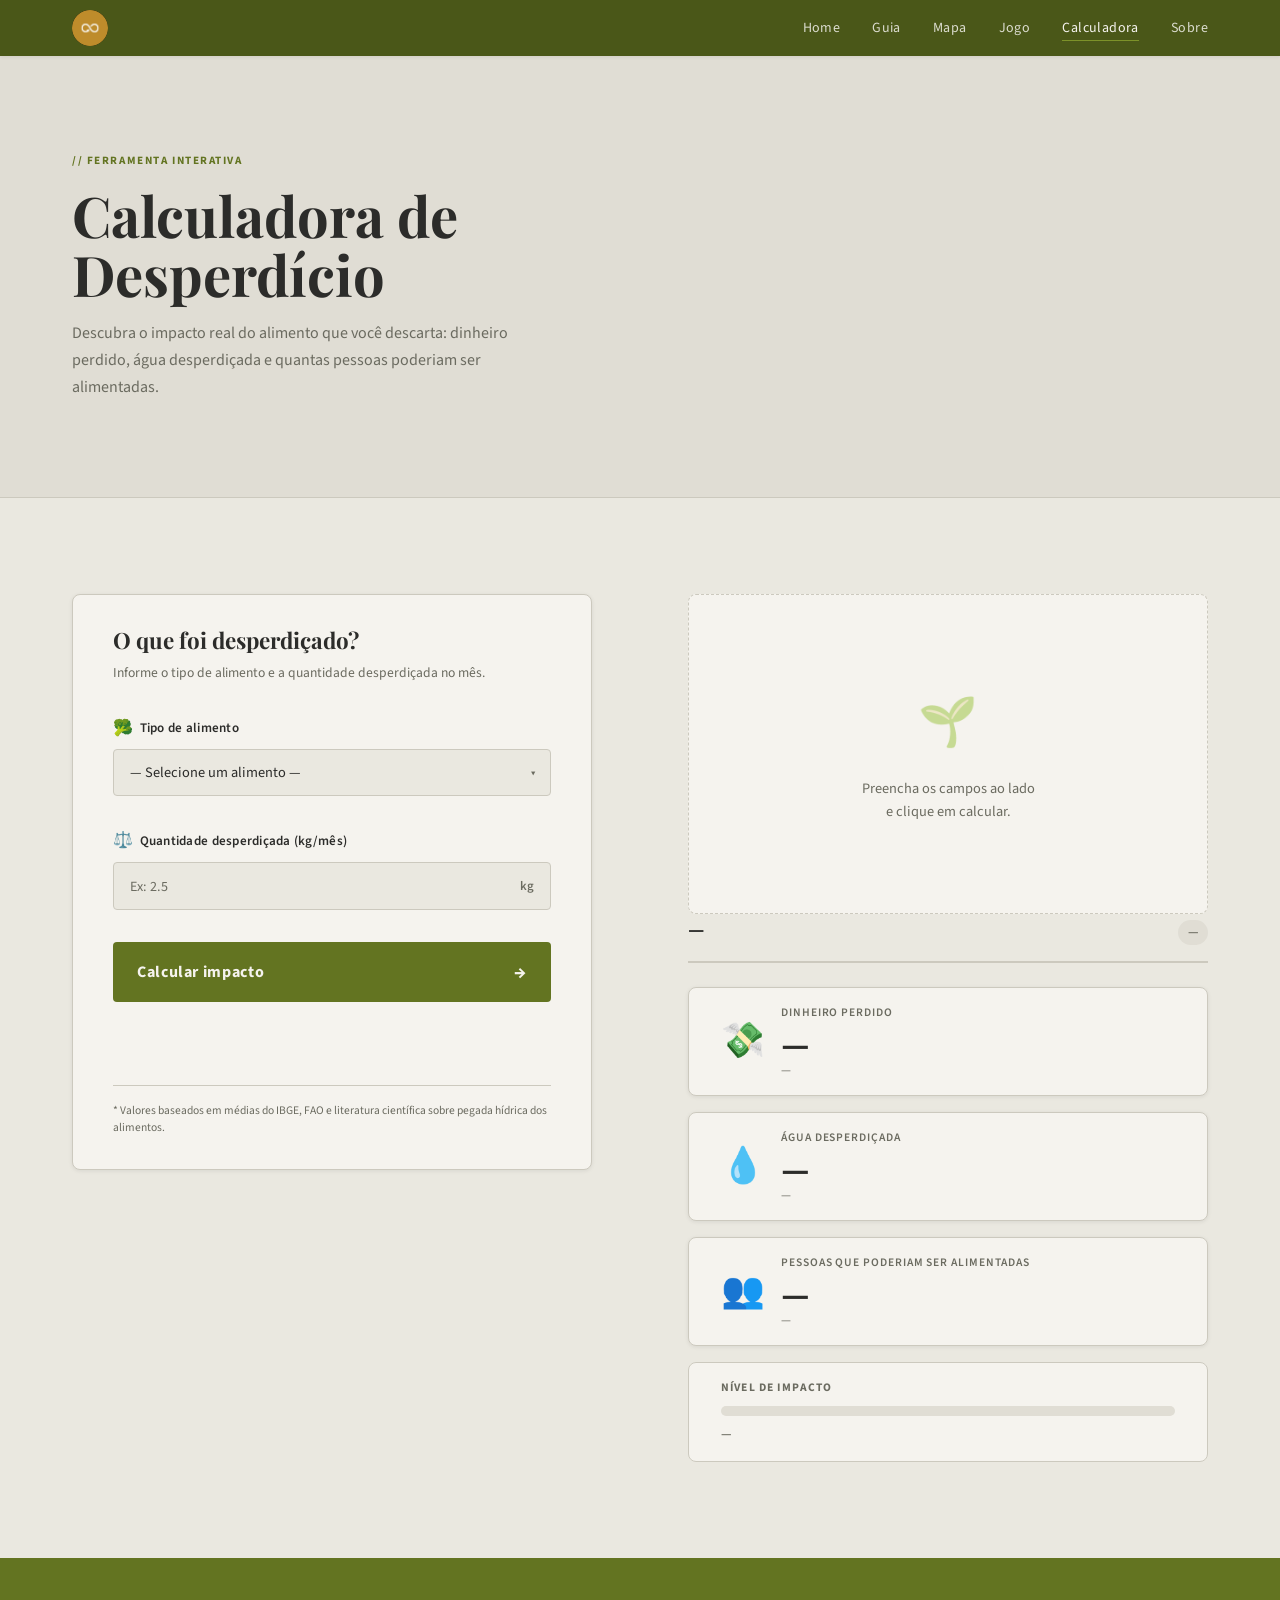
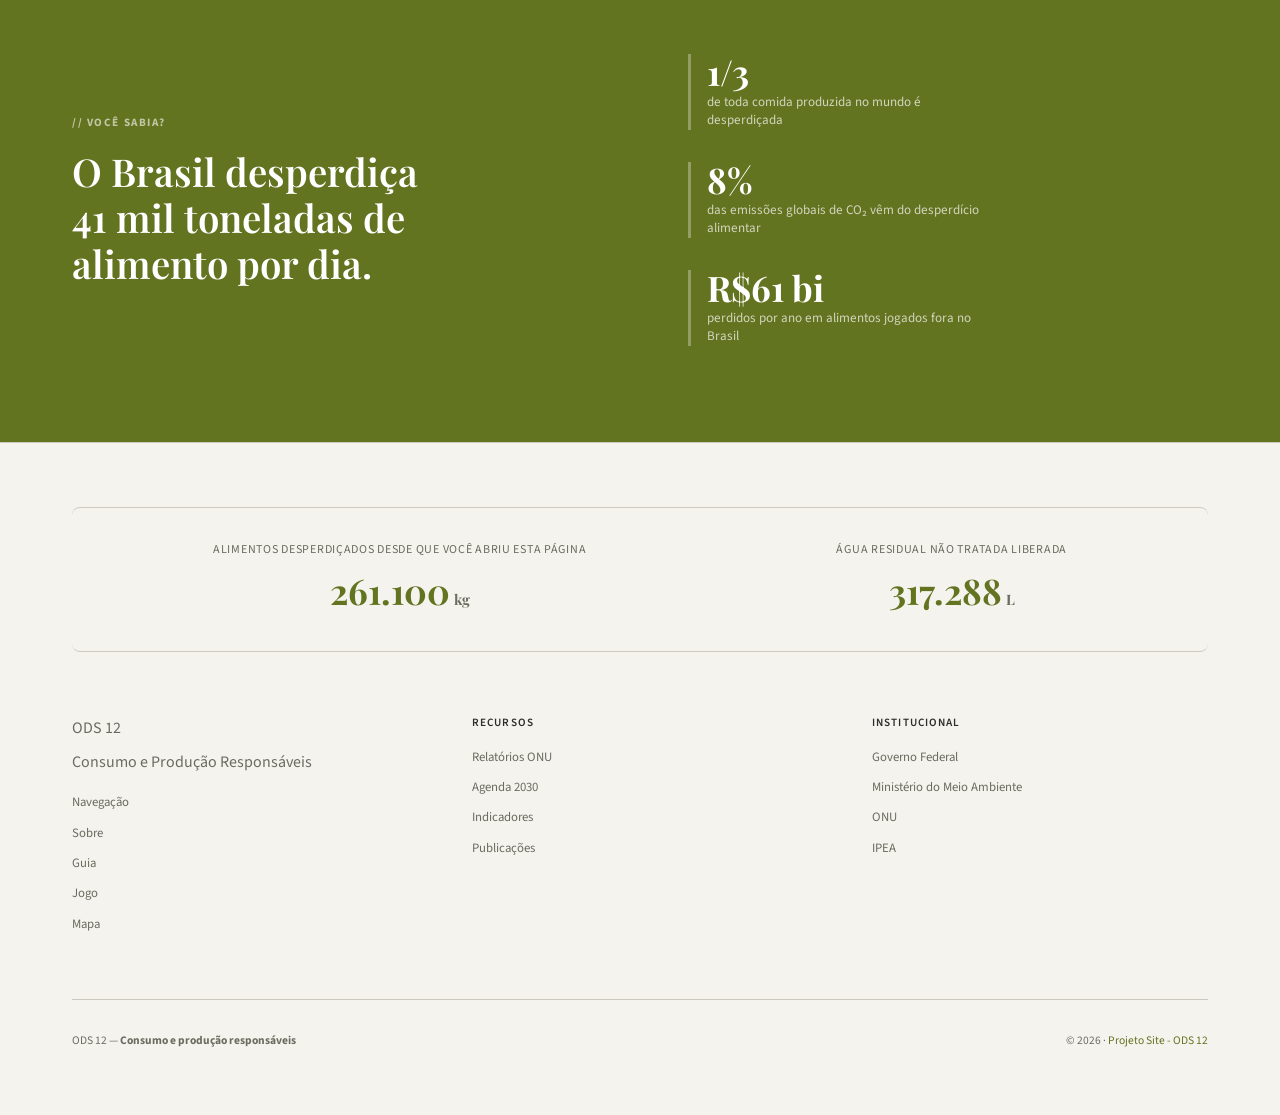
<file: calculadora.html>
<!DOCTYPE html>
<html lang="pt-BR">
<head>
  <meta charset="UTF-8" />
  <meta name="viewport" content="width=device-width, initial-scale=1.0" />
  <title>Calculadora de Desperdício — ODS 12</title>
  <link rel="stylesheet" href="css/global.css" />
  <link rel="stylesheet" href="css/calculadora.css" />
</head>
<body>

  <!-- ======== NÃO MODIFICAR ======== -->
  <header>
    <nav class="navbar">
      <div class="container">
        <a href="index.html" class="navbar-logo">
          <img src="logo.png" alt="Logo do site" />
        </a>
        <ul class="navbar-nav" id="navMenu">
          <li><a href="index.html">Home</a></li>
          <li><a href="guia.html">Guia</a></li>
          <li><a href="mapa.html">Mapa</a></li>
          <li><a href="jogo.html">Jogo</a></li>
          <li><a href="calculadora.html" class="active">Calculadora</a></li>
          <li><a href="sobre.html">Sobre</a></li>
        </ul>
        <button class="navbar-toggle" id="navToggle" aria-label="Abrir menu" aria-expanded="false">
          <span></span><span></span><span></span>
        </button>
      </div>
    </nav>
  </header>
  <!-- ======== FIM NAVBAR ======== -->

  <main>

    <!-- HERO DA CALCULADORA -->
    <section class="calc-hero">
      <div class="container">
        <span class="calc-eyebrow">// Ferramenta interativa</span>
        <h1 class="calc-titulo">Calculadora de<br>Desperdício</h1>
        <p class="calc-desc">
          Descubra o impacto real do alimento que você descarta: dinheiro perdido,
          água desperdiçada e quantas pessoas poderiam ser alimentadas.
        </p>
      </div>
    </section>

    <!-- SEÇÃO CALCULADORA -->
    <section class="section section-beige">
      <div class="container">
        <div class="calc-layout">

          <!-- FORMULÁRIO -->
          <div class="calc-form-box">
            <h2 class="calc-form-titulo">O que foi desperdiçado?</h2>
            <p class="calc-form-desc">Informe o tipo de alimento e a quantidade desperdiçada no mês.</p>

            <div class="calc-form">

              <!-- Seleção do alimento -->
              <div class="campo-grupo">
                <label class="campo-label" for="tipo-alimento">
                  <span class="campo-icone">🥦</span> Tipo de alimento
                </label>
                <div class="select-wrapper">
                  <select id="tipo-alimento" class="campo-select">
                    <option value="">— Selecione um alimento —</option>
                    <option value="arroz">🌾 Arroz</option>
                    <option value="pao">🍞 Pão / Trigo</option>
                    <option value="carne">🥩 Carne bovina</option>
                    <option value="frango">🍗 Frango</option>
                    <option value="legumes">🥕 Legumes e Verduras</option>
                    <option value="frutas">🍎 Frutas</option>
                    <option value="leite">🥛 Laticínios (leite/queijo)</option>
                    <option value="feijao">🫘 Feijão / Leguminosas</option>
                    <option value="ovos">🥚 Ovos</option>
                    <option value="massas">🍝 Massas e Pão</option>
                  </select>
                  <span class="select-arrow">▾</span>
                </div>
              </div>

              <!-- Quantidade -->
              <div class="campo-grupo">
                <label class="campo-label" for="quantidade-kg">
                  <span class="campo-icone">⚖️</span> Quantidade desperdiçada (kg/mês)
                </label>
                <div class="input-wrapper">
                  <input
                    type="number"
                    id="quantidade-kg"
                    class="campo-input"
                    placeholder="Ex: 2.5"
                    min="0.1"
                    max="999"
                    step="0.1"
                  />
                  <span class="input-sufixo">kg</span>
                </div>
              </div>

              <!-- Botão calcular -->
              <button class="btn-calcular" onclick="calcular()">
                <span class="btn-calcular-texto">Calcular impacto</span>
                <span class="btn-calcular-icone">→</span>
              </button>

              <!-- Mensagem de erro -->
              <p id="erro-msg" class="erro-msg" aria-live="polite"></p>

            </div>

            <!-- Nota informativa -->
            <p class="calc-nota">
              * Valores baseados em médias do IBGE, FAO e literatura científica sobre
              pegada hídrica dos alimentos.
            </p>
          </div>

          <!-- RESULTADOS -->
          <div class="calc-resultados" id="resultado" aria-live="polite">

            <!-- Estado inicial (antes de calcular) -->
            <div class="resultado-vazio" id="resultado-vazio">
              <div class="vazio-icone">🌱</div>
              <p class="vazio-texto">Preencha os campos ao lado<br>e clique em calcular.</p>
            </div>

            <!-- Cards de resultado (hidden inicialmente) -->
            <div class="resultado-cards" id="resultado-cards" hidden>

              <div class="resultado-header">
                <span class="resultado-alimento" id="res-alimento-label">—</span>
                <span class="resultado-quantidade" id="res-quantidade-label">—</span>
              </div>

              <!-- Card: Dinheiro -->
              <div class="res-card" id="card-dinheiro">
                <div class="res-card-icone">💸</div>
                <div class="res-card-corpo">
                  <span class="res-card-label">Dinheiro perdido</span>
                  <span class="res-card-valor" id="res-dinheiro">—</span>
                  <span class="res-card-detalhe" id="res-dinheiro-detalhe">—</span>
                </div>
              </div>

              <!-- Card: Água -->
              <div class="res-card" id="card-agua">
                <div class="res-card-icone">💧</div>
                <div class="res-card-corpo">
                  <span class="res-card-label">Água desperdiçada</span>
                  <span class="res-card-valor" id="res-agua">—</span>
                  <span class="res-card-detalhe" id="res-agua-detalhe">—</span>
                </div>
              </div>

              <!-- Card: Pessoas -->
              <div class="res-card" id="card-pessoas">
                <div class="res-card-icone">👥</div>
                <div class="res-card-corpo">
                  <span class="res-card-label">Pessoas que poderiam ser alimentadas</span>
                  <span class="res-card-valor" id="res-pessoas">—</span>
                  <span class="res-card-detalhe" id="res-pessoas-detalhe">—</span>
                </div>
              </div>

              <!-- Barra de nível de impacto -->
              <div class="impacto-nivel" id="impacto-nivel">
                <span class="impacto-label">Nível de impacto</span>
                <div class="impacto-barra-track">
                  <div class="impacto-barra-fill" id="impacto-barra"></div>
                </div>
                <span class="impacto-texto" id="impacto-texto">—</span>
              </div>

            </div>
          </div>

        </div>
      </div>
    </section>

    <!-- SEÇÃO INFORMATIVA (dados reais) -->
    <section class="section section-green">
      <div class="container">
        <div class="info-layout">
          <div>
            <span class="calc-eyebrow" style="color:rgba(255,255,255,0.6);">// Você sabia?</span>
            <h2 style="color:#fff; font-family: var(--font-display); font-size: clamp(1.8rem,3vw,2.5rem); margin-top:0.5rem;">
              O Brasil desperdiça<br>41 mil toneladas de<br>alimento por dia.
            </h2>
          </div>
          <div class="info-stats">
            <div class="info-stat">
              <span class="info-stat-num">1/3</span>
              <span class="info-stat-desc">de toda comida produzida no mundo é desperdiçada</span>
            </div>
            <div class="info-stat">
              <span class="info-stat-num">8%</span>
              <span class="info-stat-desc">das emissões globais de CO₂ vêm do desperdício alimentar</span>
            </div>
            <div class="info-stat">
              <span class="info-stat-num">R$61 bi</span>
              <span class="info-stat-desc">perdidos por ano em alimentos jogados fora no Brasil</span>
            </div>
          </div>
        </div>
      </div>
    </section>

  </main>

  <!-- ======== NÃO MODIFICAR ======== -->
  <footer class="footer">
    <div class="container">
      <div class="stats-bar" style="margin-bottom: var(--space-xl); border-radius: var(--radius-md);">
        <div class="container">
          <div class="stat-item">
            <p class="stat-label">Alimentos desperdiçados desde que você abriu esta página</p>
            <p class="stat-number" id="statFood">0<span class="stat-unit">kg</span></p>
          </div>
          <div class="stat-item">
            <p class="stat-label">Água residual não tratada liberada</p>
            <p class="stat-number" id="statWater">0<span class="stat-unit">L</span></p>
          </div>
        </div>
      </div>
      <div class="footer-top">
        <div class="footer-col">
          <p class="brand-name">ODS 12</p>
          <p class="mt-sm">Consumo e Produção Responsáveis</p>
          <ul class="mt-md">
            <li><a href="index.html">Navegação</a></li>
            <li><a href="sobre.html">Sobre</a></li>
            <li><a href="guia.html">Guia</a></li>
            <li><a href="jogo.html">Jogo</a></li>
            <li><a href="mapa.html">Mapa</a></li>
          </ul>
        </div>
        <div class="footer-col">
          <h4>Recursos</h4>
          <ul>
            <li><a href="https://brasil.un.org/pt-br/sdgs/12" target="_blank" rel="noopener">Relatórios ONU</a></li>
            <li><a href="https://sdgs.un.org/goals/goal12" target="_blank" rel="noopener">Agenda 2030</a></li>
            <li><a href="#">Indicadores</a></li>
            <li><a href="#">Publicações</a></li>
          </ul>
        </div>
        <div class="footer-col">
          <h4>Institucional</h4>
          <ul>
            <li><a href="https://www.gov.br" target="_blank" rel="noopener">Governo Federal</a></li>
            <li><a href="https://www.mma.gov.br" target="_blank" rel="noopener">Ministério do Meio Ambiente</a></li>
            <li><a href="https://brasil.un.org" target="_blank" rel="noopener">ONU</a></li>
            <li><a href="https://www.ipea.gov.br" target="_blank" rel="noopener">IPEA</a></li>
          </ul>
        </div>
      </div>
      <div class="footer-bottom">
        <span>ODS 12 — <strong>Consumo e produção responsáveis</strong></span>
        <span>© 2026 · <a href="#">Projeto Site - ODS 12</a></span>
      </div>
    </div>
  </footer>

  <script src="js/calculadora.js"></script>
  <script>
    // ── Menu mobile ──────────────────────────────────────
    const toggle = document.getElementById('navToggle');
    const menu   = document.getElementById('navMenu');

    toggle.addEventListener('click', () => {
      const isOpen = menu.classList.toggle('open');
      toggle.setAttribute('aria-expanded', isOpen);
    });

    // Fecha o menu ao clicar em um link
    menu.querySelectorAll('a').forEach(link => {
      link.addEventListener('click', () => {
        menu.classList.remove('open');
        toggle.setAttribute('aria-expanded', false);
      });
    });

    // ── Contadores das métricas (footer) ────────────────────────────
    const RATE_FOOD  = 10000;  // kg por segundo
    const RATE_WATER = 12152000;    // L por segundo

    const elFood  = document.getElementById('statFood');
    const elWater = document.getElementById('statWater');

    let startTime = null;

    function updateCounters(ts) {
      if (!startTime) startTime = ts;
      const elapsed = (ts - startTime) / 1000 / 60; // minutos 

      const food  = (elapsed * RATE_FOOD).toFixed(3);
      const water = Math.floor(elapsed * RATE_WATER).toLocaleString('pt-BR');

      elFood.innerHTML  = food  + '<span class="stat-unit">kg</span>';
      elWater.innerHTML = water + '<span class="stat-unit">L</span>';

      requestAnimationFrame(updateCounters);
    }

    requestAnimationFrame(updateCounters);
  </script>

</body>
</html>
</file>
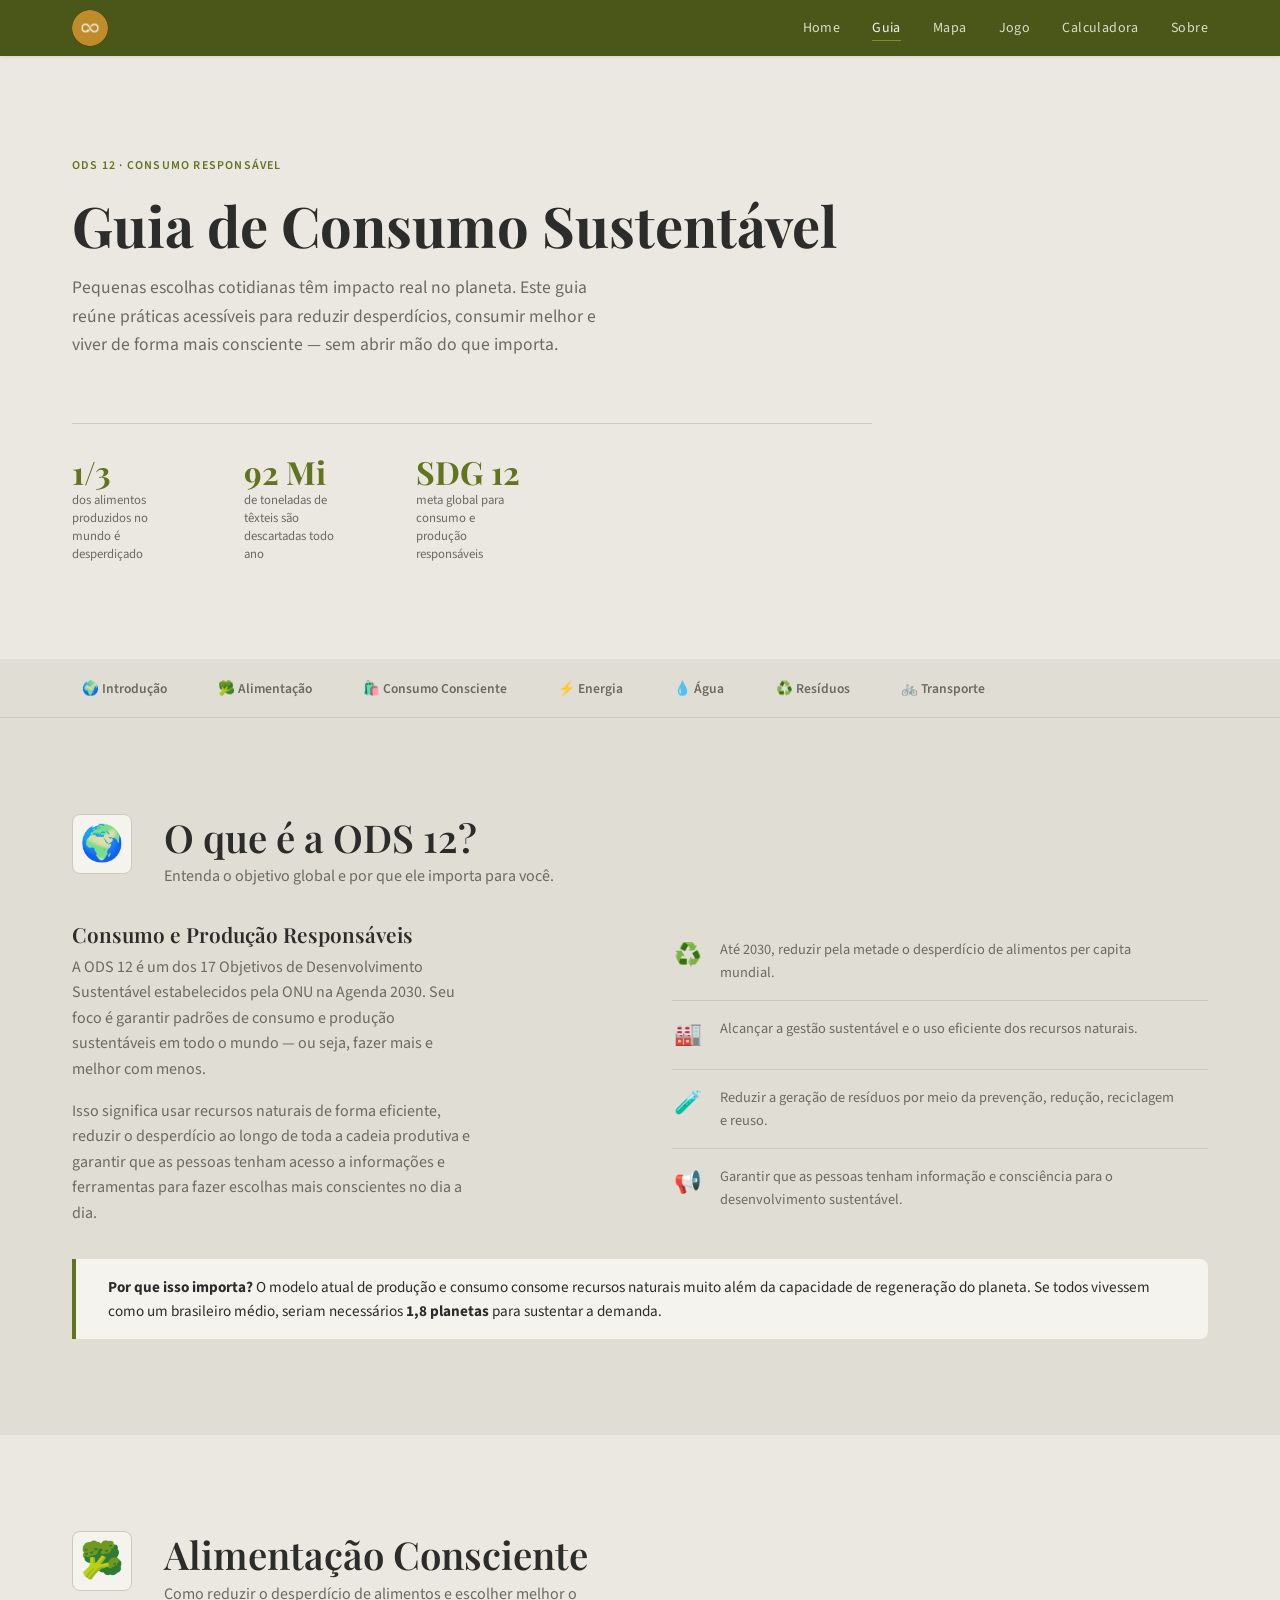
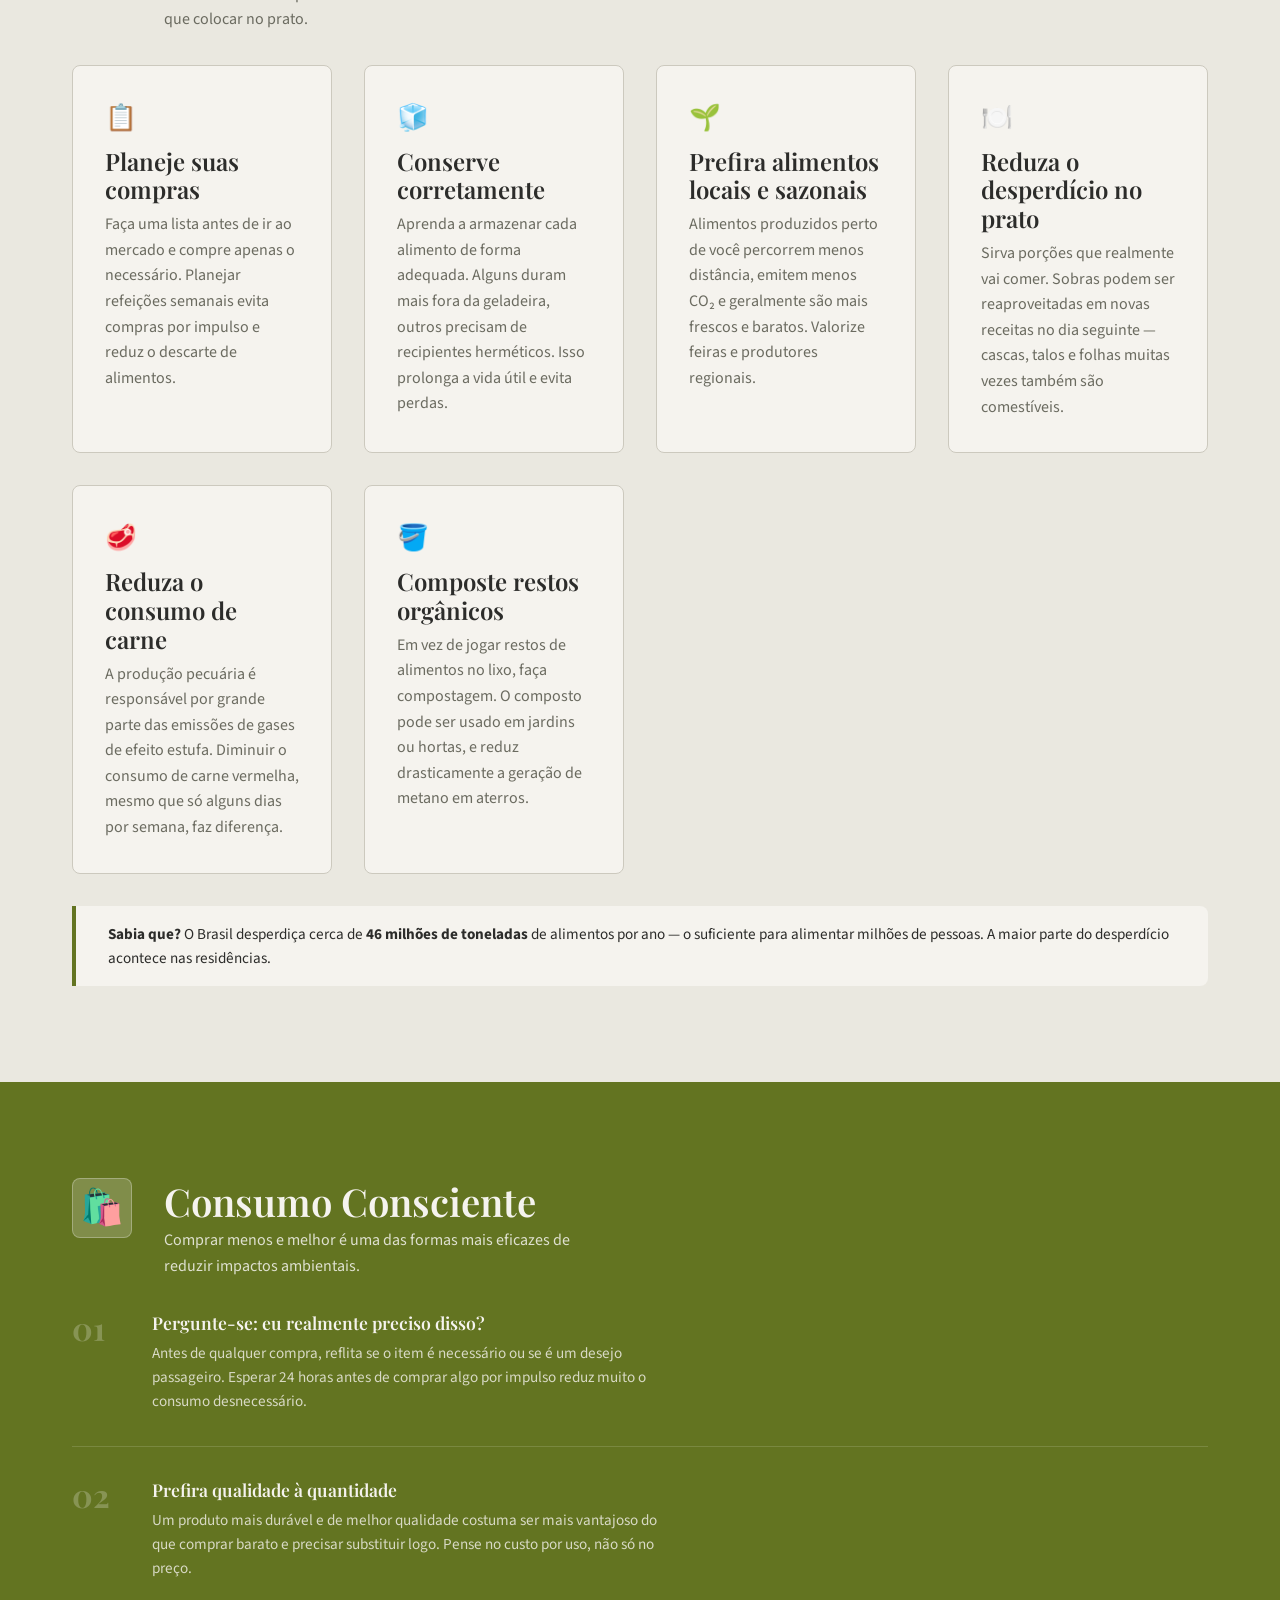
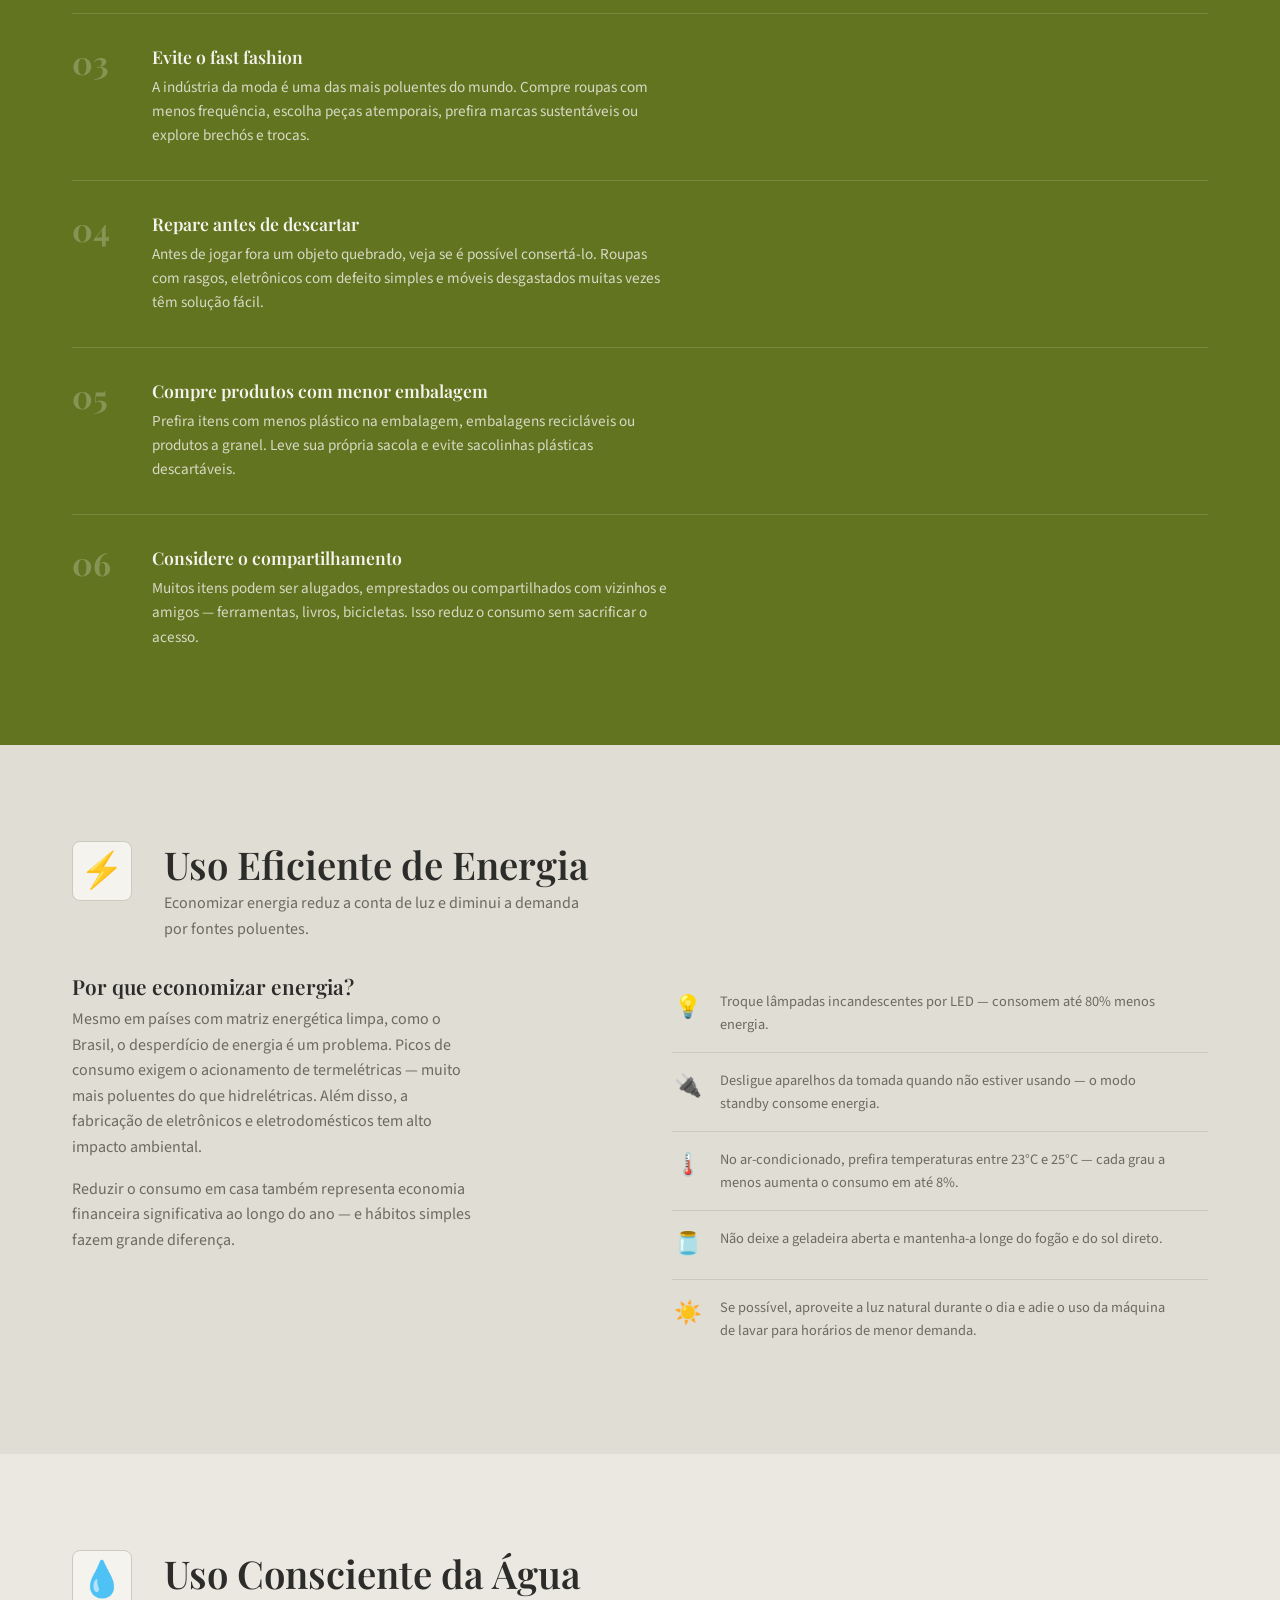
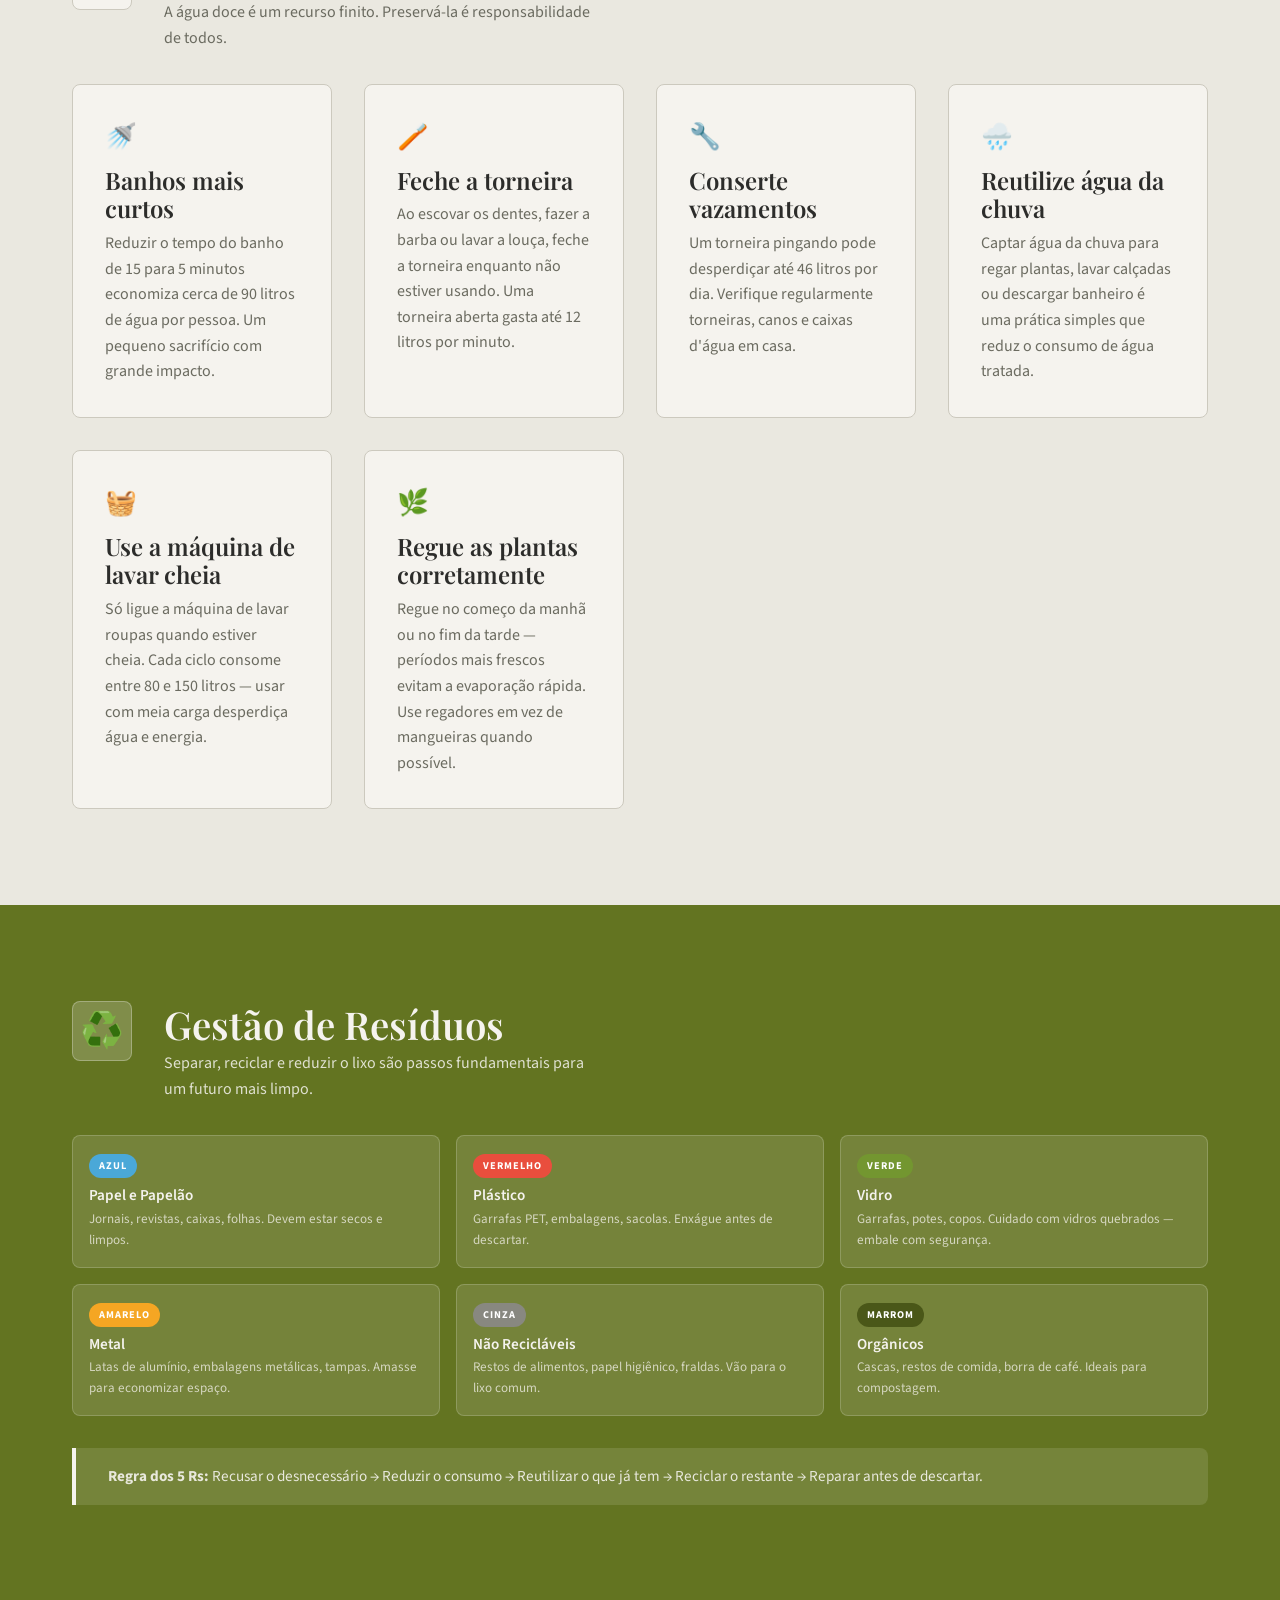
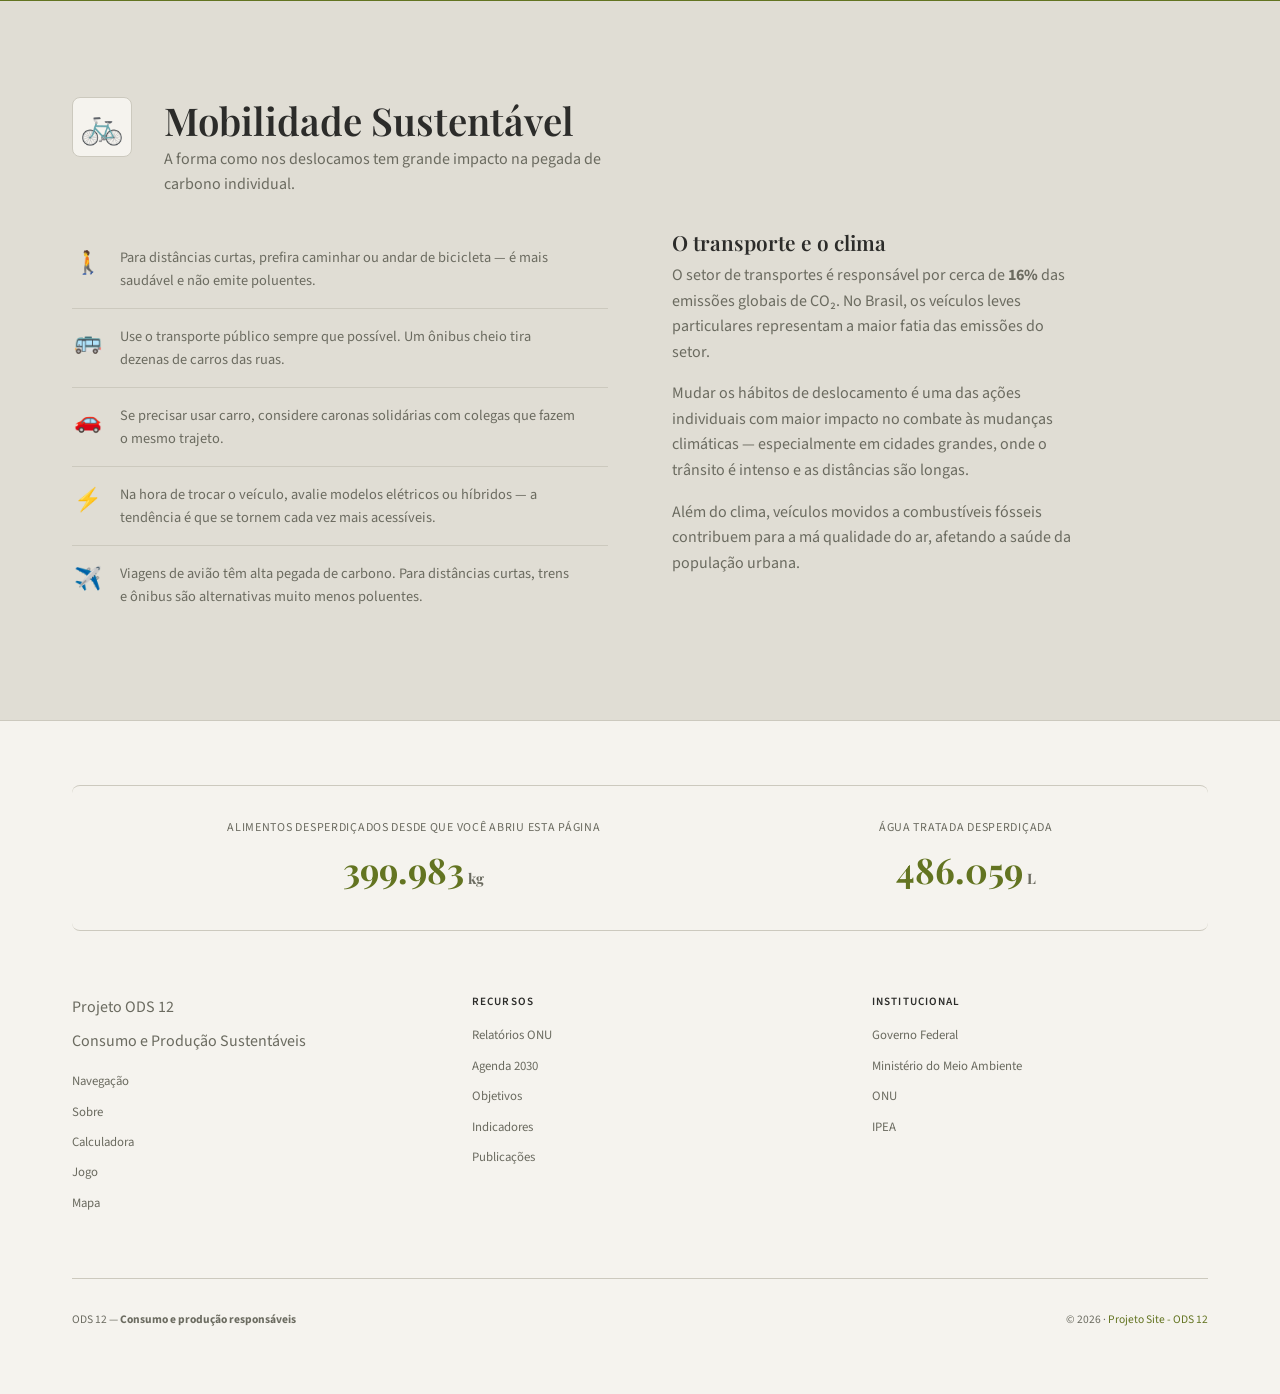
<file: guia.html>
<!DOCTYPE html>
<html lang="pt-BR">
<head>
  <meta charset="UTF-8" />
  <meta name="viewport" content="width=device-width, initial-scale=1.0" />
  <title>Guia de Consumo Sustentável</title>
  <link rel="stylesheet" href="css/global.css" />
  <link rel="stylesheet" href="css/guia.css" />
</head>
<body>

  <!-- ======== NÃO MODIFICAR DAQUI PARA BAIXO ========== -->
  <!-- ===================== NAVBAR ===================== -->
  <header>
    <nav class="navbar">
      <div class="container">
        <a href="index.html" class="navbar-logo">
          <img src="logo.png" alt="Logo do site" />
        </a>
        <ul class="navbar-nav" id="navMenu">
          <li><a href="index.html">Home</a></li>
          <li><a href="guia.html" class="active">Guia</a></li>
          <li><a href="mapa.html">Mapa</a></li>
          <li><a href="jogo.html">Jogo</a></li>
          <li><a href="calculadora.html">Calculadora</a></li>
          <li><a href="sobre.html">Sobre</a></li>
        </ul>
        <button class="navbar-toggle" id="navToggle" aria-label="Abrir menu" aria-expanded="false">
          <span></span><span></span><span></span>
        </button>
      </div>
    </nav>
  </header>

  <main>

    <!-- ===================== HERO DA PÁGINA ===================== -->
    <section class="guia-hero section-beige">
      <div class="container">
        <div class="guia-hero-inner">
          <span class="hero-label">ODS 12 · Consumo Responsável</span>
          <h1>Guia de Consumo Sustentável</h1>
          <p class="guia-hero-desc">
            Pequenas escolhas cotidianas têm impacto real no planeta. Este guia reúne
            práticas acessíveis para reduzir desperdícios, consumir melhor e viver de
            forma mais consciente — sem abrir mão do que importa.
          </p>
          <div class="guia-hero-stats">
            <div class="guia-stat">
              <span class="guia-stat-num">1/3</span>
              <span class="guia-stat-desc">dos alimentos produzidos no mundo é desperdiçado</span>
            </div>
            <div class="guia-stat">
              <span class="guia-stat-num">92 Mi</span>
              <span class="guia-stat-desc">de toneladas de têxteis são descartadas todo ano</span>
            </div>
            <div class="guia-stat">
              <span class="guia-stat-num">SDG 12</span>
              <span class="guia-stat-desc">meta global para consumo e produção responsáveis</span>
            </div>
          </div>
        </div>
      </div>
    </section>

    <!-- ===================== ÍNDICE / NAVEGAÇÃO INTERNA ===================== -->
    <nav class="guia-nav-interna section-beige-alt" aria-label="Seções do guia">
      <div class="container">
        <ul class="guia-nav-list">
          <li><a href="#introducao">🌍 Introdução</a></li>
          <li><a href="#alimentacao">🥦 Alimentação</a></li>
          <li><a href="#consumo">🛍️ Consumo Consciente</a></li>
          <li><a href="#energia">⚡ Energia</a></li>
          <li><a href="#agua">💧 Água</a></li>
          <li><a href="#residuos">♻️ Resíduos</a></li>
          <li><a href="#transporte">🚲 Transporte</a></li>
        </ul>
      </div>
    </nav>

    <!-- ===================== SEÇÃO: INTRODUÇÃO ===================== -->
    <section id="introducao" class="guia-section section-beige-alt">
      <div class="container">
        <div class="guia-section-header">
          <div class="guia-icon-badge">🌍</div>
          <div>
            <h2>O que é a ODS 12?</h2>
            <p class="guia-section-subtitle">Entenda o objetivo global e por que ele importa para você.</p>
          </div>
        </div>

        <div class="guia-dois-col mt-lg">
          <div class="guia-col-texto">
            <h3>Consumo e Produção Responsáveis</h3>
            <p class="mt-sm">
              A ODS 12 é um dos 17 Objetivos de Desenvolvimento Sustentável estabelecidos pela ONU
              na Agenda 2030. Seu foco é garantir padrões de consumo e produção sustentáveis em todo
              o mundo — ou seja, fazer mais e melhor com menos.
            </p>
            <p class="mt-md">
              Isso significa usar recursos naturais de forma eficiente, reduzir o desperdício ao longo
              de toda a cadeia produtiva e garantir que as pessoas tenham acesso a informações e
              ferramentas para fazer escolhas mais conscientes no dia a dia.
            </p>
          </div>
          <div class="guia-col-cards">
            <div class="guia-tip-row">
              <span class="guia-tip-icon">♻️</span>
              <p>Até 2030, reduzir pela metade o desperdício de alimentos per capita mundial.</p>
            </div>
            <div class="guia-tip-row">
              <span class="guia-tip-icon">🏭</span>
              <p>Alcançar a gestão sustentável e o uso eficiente dos recursos naturais.</p>
            </div>
            <div class="guia-tip-row">
              <span class="guia-tip-icon">🧪</span>
              <p>Reduzir a geração de resíduos por meio da prevenção, redução, reciclagem e reuso.</p>
            </div>
            <div class="guia-tip-row">
              <span class="guia-tip-icon">📢</span>
              <p>Garantir que as pessoas tenham informação e consciência para o desenvolvimento sustentável.</p>
            </div>
          </div>
        </div>

        <div class="guia-destaque mt-lg">
          <p>
            <strong>Por que isso importa?</strong> O modelo atual de produção e consumo consome recursos
            naturais muito além da capacidade de regeneração do planeta. Se todos vivessem como um brasileiro
            médio, seriam necessários <strong>1,8 planetas</strong> para sustentar a demanda.
          </p>
        </div>
      </div>
    </section>

    <!-- ===================== SEÇÃO: ALIMENTAÇÃO ===================== -->
    <section id="alimentacao" class="guia-section section-beige">
      <div class="container">
        <div class="guia-section-header">
          <div class="guia-icon-badge">🥦</div>
          <div>
            <h2>Alimentação Consciente</h2>
            <p class="guia-section-subtitle">Como reduzir o desperdício de alimentos e escolher melhor o que colocar no prato.</p>
          </div>
        </div>

        <div class="card-grid mt-lg">
          <div class="card guia-card">
            <div class="guia-card-icon">📋</div>
            <h3>Planeje suas compras</h3>
            <p class="mt-sm">Faça uma lista antes de ir ao mercado e compre apenas o necessário. Planejar refeições semanais evita compras por impulso e reduz o descarte de alimentos.</p>
          </div>
          <div class="card guia-card">
            <div class="guia-card-icon">🧊</div>
            <h3>Conserve corretamente</h3>
            <p class="mt-sm">Aprenda a armazenar cada alimento de forma adequada. Alguns duram mais fora da geladeira, outros precisam de recipientes herméticos. Isso prolonga a vida útil e evita perdas.</p>
          </div>
          <div class="card guia-card">
            <div class="guia-card-icon">🌱</div>
            <h3>Prefira alimentos locais e sazonais</h3>
            <p class="mt-sm">Alimentos produzidos perto de você percorrem menos distância, emitem menos CO₂ e geralmente são mais frescos e baratos. Valorize feiras e produtores regionais.</p>
          </div>
          <div class="card guia-card">
            <div class="guia-card-icon">🍽️</div>
            <h3>Reduza o desperdício no prato</h3>
            <p class="mt-sm">Sirva porções que realmente vai comer. Sobras podem ser reaproveitadas em novas receitas no dia seguinte — cascas, talos e folhas muitas vezes também são comestíveis.</p>
          </div>
          <div class="card guia-card">
            <div class="guia-card-icon">🥩</div>
            <h3>Reduza o consumo de carne</h3>
            <p class="mt-sm">A produção pecuária é responsável por grande parte das emissões de gases de efeito estufa. Diminuir o consumo de carne vermelha, mesmo que só alguns dias por semana, faz diferença.</p>
          </div>
          <div class="card guia-card">
            <div class="guia-card-icon">🪣</div>
            <h3>Composte restos orgânicos</h3>
            <p class="mt-sm">Em vez de jogar restos de alimentos no lixo, faça compostagem. O composto pode ser usado em jardins ou hortas, e reduz drasticamente a geração de metano em aterros.</p>
          </div>
        </div>

        <div class="guia-destaque mt-lg">
          <p>
            <strong>Sabia que?</strong> O Brasil desperdiça cerca de <strong>46 milhões de toneladas</strong> de alimentos por ano —
            o suficiente para alimentar milhões de pessoas. A maior parte do desperdício acontece nas residências.
          </p>
        </div>
      </div>
    </section>

    <!-- ===================== SEÇÃO: CONSUMO CONSCIENTE ===================== -->
    <section id="consumo" class="guia-section section-green">
      <div class="container">
        <div class="guia-section-header guia-section-header--white">
          <div class="guia-icon-badge guia-icon-badge--light">🛍️</div>
          <div>
            <h2>Consumo Consciente</h2>
            <p class="guia-section-subtitle guia-section-subtitle--white">Comprar menos e melhor é uma das formas mais eficazes de reduzir impactos ambientais.</p>
          </div>
        </div>

        <div class="guia-lista-dicas mt-lg">
          <div class="guia-dica">
            <span class="guia-dica-num">01</span>
            <div>
              <h3>Pergunte-se: eu realmente preciso disso?</h3>
              <p>Antes de qualquer compra, reflita se o item é necessário ou se é um desejo passageiro. Esperar 24 horas antes de comprar algo por impulso reduz muito o consumo desnecessário.</p>
            </div>
          </div>
          <div class="guia-dica">
            <span class="guia-dica-num">02</span>
            <div>
              <h3>Prefira qualidade à quantidade</h3>
              <p>Um produto mais durável e de melhor qualidade costuma ser mais vantajoso do que comprar barato e precisar substituir logo. Pense no custo por uso, não só no preço.</p>
            </div>
          </div>
          <div class="guia-dica">
            <span class="guia-dica-num">03</span>
            <div>
              <h3>Evite o fast fashion</h3>
              <p>A indústria da moda é uma das mais poluentes do mundo. Compre roupas com menos frequência, escolha peças atemporais, prefira marcas sustentáveis ou explore brechós e trocas.</p>
            </div>
          </div>
          <div class="guia-dica">
            <span class="guia-dica-num">04</span>
            <div>
              <h3>Repare antes de descartar</h3>
              <p>Antes de jogar fora um objeto quebrado, veja se é possível consertá-lo. Roupas com rasgos, eletrônicos com defeito simples e móveis desgastados muitas vezes têm solução fácil.</p>
            </div>
          </div>
          <div class="guia-dica">
            <span class="guia-dica-num">05</span>
            <div>
              <h3>Compre produtos com menor embalagem</h3>
              <p>Prefira itens com menos plástico na embalagem, embalagens recicláveis ou produtos a granel. Leve sua própria sacola e evite sacolinhas plásticas descartáveis.</p>
            </div>
          </div>
          <div class="guia-dica">
            <span class="guia-dica-num">06</span>
            <div>
              <h3>Considere o compartilhamento</h3>
              <p>Muitos itens podem ser alugados, emprestados ou compartilhados com vizinhos e amigos — ferramentas, livros, bicicletas. Isso reduz o consumo sem sacrificar o acesso.</p>
            </div>
          </div>
        </div>
      </div>
    </section>

    <!-- ===================== SEÇÃO: ENERGIA ===================== -->
    <section id="energia" class="guia-section section-beige-alt">
      <div class="container">
        <div class="guia-section-header">
          <div class="guia-icon-badge">⚡</div>
          <div>
            <h2>Uso Eficiente de Energia</h2>
            <p class="guia-section-subtitle">Economizar energia reduz a conta de luz e diminui a demanda por fontes poluentes.</p>
          </div>
        </div>

        <div class="guia-dois-col mt-lg">
          <div class="guia-col-texto">
            <h3>Por que economizar energia?</h3>
            <p class="mt-sm">
              Mesmo em países com matriz energética limpa, como o Brasil, o desperdício de energia
              é um problema. Picos de consumo exigem o acionamento de termelétricas — muito mais
              poluentes do que hidrelétricas. Além disso, a fabricação de eletrônicos e eletrodomésticos
              tem alto impacto ambiental.
            </p>
            <p class="mt-md">
              Reduzir o consumo em casa também representa economia financeira significativa ao longo
              do ano — e hábitos simples fazem grande diferença.
            </p>
          </div>
          <div class="guia-col-cards">
            <div class="guia-tip-row">
              <span class="guia-tip-icon">💡</span>
              <p>Troque lâmpadas incandescentes por LED — consomem até 80% menos energia.</p>
            </div>
            <div class="guia-tip-row">
              <span class="guia-tip-icon">🔌</span>
              <p>Desligue aparelhos da tomada quando não estiver usando — o modo standby consome energia.</p>
            </div>
            <div class="guia-tip-row">
              <span class="guia-tip-icon">🌡️</span>
              <p>No ar-condicionado, prefira temperaturas entre 23°C e 25°C — cada grau a menos aumenta o consumo em até 8%.</p>
            </div>
            <div class="guia-tip-row">
              <span class="guia-tip-icon">🫙</span>
              <p>Não deixe a geladeira aberta e mantenha-a longe do fogão e do sol direto.</p>
            </div>
            <div class="guia-tip-row">
              <span class="guia-tip-icon">☀️</span>
              <p>Se possível, aproveite a luz natural durante o dia e adie o uso da máquina de lavar para horários de menor demanda.</p>
            </div>
          </div>
        </div>
      </div>
    </section>

    <!-- ===================== SEÇÃO: ÁGUA ===================== -->
    <section id="agua" class="guia-section section-beige">
      <div class="container">
        <div class="guia-section-header">
          <div class="guia-icon-badge">💧</div>
          <div>
            <h2>Uso Consciente da Água</h2>
            <p class="guia-section-subtitle">A água doce é um recurso finito. Preservá-la é responsabilidade de todos.</p>
          </div>
        </div>

        <div class="card-grid mt-lg">
          <div class="card guia-card">
            <div class="guia-card-icon">🚿</div>
            <h3>Banhos mais curtos</h3>
            <p class="mt-sm">Reduzir o tempo do banho de 15 para 5 minutos economiza cerca de 90 litros de água por pessoa. Um pequeno sacrifício com grande impacto.</p>
          </div>
          <div class="card guia-card">
            <div class="guia-card-icon">🪥</div>
            <h3>Feche a torneira</h3>
            <p class="mt-sm">Ao escovar os dentes, fazer a barba ou lavar a louça, feche a torneira enquanto não estiver usando. Uma torneira aberta gasta até 12 litros por minuto.</p>
          </div>
          <div class="card guia-card">
            <div class="guia-card-icon">🔧</div>
            <h3>Conserte vazamentos</h3>
            <p class="mt-sm">Um torneira pingando pode desperdiçar até 46 litros por dia. Verifique regularmente torneiras, canos e caixas d'água em casa.</p>
          </div>
          <div class="card guia-card">
            <div class="guia-card-icon">🌧️</div>
            <h3>Reutilize água da chuva</h3>
            <p class="mt-sm">Captar água da chuva para regar plantas, lavar calçadas ou descargar banheiro é uma prática simples que reduz o consumo de água tratada.</p>
          </div>
          <div class="card guia-card">
            <div class="guia-card-icon">🧺</div>
            <h3>Use a máquina de lavar cheia</h3>
            <p class="mt-sm">Só ligue a máquina de lavar roupas quando estiver cheia. Cada ciclo consome entre 80 e 150 litros — usar com meia carga desperdiça água e energia.</p>
          </div>
          <div class="card guia-card">
            <div class="guia-card-icon">🌿</div>
            <h3>Regue as plantas corretamente</h3>
            <p class="mt-sm">Regue no começo da manhã ou no fim da tarde — períodos mais frescos evitam a evaporação rápida. Use regadores em vez de mangueiras quando possível.</p>
          </div>
        </div>
      </div>
    </section>

    <!-- ===================== SEÇÃO: RESÍDUOS ===================== -->
    <section id="residuos" class="guia-section section-green">
      <div class="container">
        <div class="guia-section-header guia-section-header--white">
          <div class="guia-icon-badge guia-icon-badge--light">♻️</div>
          <div>
            <h2>Gestão de Resíduos</h2>
            <p class="guia-section-subtitle guia-section-subtitle--white">Separar, reciclar e reduzir o lixo são passos fundamentais para um futuro mais limpo.</p>
          </div>
        </div>

        <div class="guia-residuos-grid mt-lg">
          <div class="guia-residuo-item">
            <div class="guia-residuo-cor" style="background:#4aa8d8;">AZUL</div>
            <h4>Papel e Papelão</h4>
            <p>Jornais, revistas, caixas, folhas. Devem estar secos e limpos.</p>
          </div>
          <div class="guia-residuo-item">
            <div class="guia-residuo-cor" style="background:#e94e3d;">VERMELHO</div>
            <h4>Plástico</h4>
            <p>Garrafas PET, embalagens, sacolas. Enxágue antes de descartar.</p>
          </div>
          <div class="guia-residuo-item">
            <div class="guia-residuo-cor" style="background:#739630;">VERDE</div>
            <h4>Vidro</h4>
            <p>Garrafas, potes, copos. Cuidado com vidros quebrados — embale com segurança.</p>
          </div>
          <div class="guia-residuo-item">
            <div class="guia-residuo-cor" style="background:#f5a623;">AMARELO</div>
            <h4>Metal</h4>
            <p>Latas de alumínio, embalagens metálicas, tampas. Amasse para economizar espaço.</p>
          </div>
          <div class="guia-residuo-item">
            <div class="guia-residuo-cor" style="background:#888880;">CINZA</div>
            <h4>Não Recicláveis</h4>
            <p>Restos de alimentos, papel higiênico, fraldas. Vão para o lixo comum.</p>
          </div>
          <div class="guia-residuo-item">
            <div class="guia-residuo-cor" style="background:#4a5718;">MARROM</div>
            <h4>Orgânicos</h4>
            <p>Cascas, restos de comida, borra de café. Ideais para compostagem.</p>
          </div>
        </div>

        <div class="guia-destaque guia-destaque--dark mt-lg">
          <p>
            <strong>Regra dos 5 Rs:</strong> Recusar o desnecessário → Reduzir o consumo → Reutilizar o que já tem →
            Reciclar o restante → Reparar antes de descartar.
          </p>
        </div>
      </div>
    </section>

    <!-- ===================== SEÇÃO: TRANSPORTE ===================== -->
    <section id="transporte" class="guia-section section-beige-alt">
      <div class="container">
        <div class="guia-section-header">
          <div class="guia-icon-badge">🚲</div>
          <div>
            <h2>Mobilidade Sustentável</h2>
            <p class="guia-section-subtitle">A forma como nos deslocamos tem grande impacto na pegada de carbono individual.</p>
          </div>
        </div>

        <div class="guia-dois-col mt-lg">
          <div class="guia-col-cards">
            <div class="guia-tip-row">
              <span class="guia-tip-icon">🚶</span>
              <p>Para distâncias curtas, prefira caminhar ou andar de bicicleta — é mais saudável e não emite poluentes.</p>
            </div>
            <div class="guia-tip-row">
              <span class="guia-tip-icon">🚌</span>
              <p>Use o transporte público sempre que possível. Um ônibus cheio tira dezenas de carros das ruas.</p>
            </div>
            <div class="guia-tip-row">
              <span class="guia-tip-icon">🚗</span>
              <p>Se precisar usar carro, considere caronas solidárias com colegas que fazem o mesmo trajeto.</p>
            </div>
            <div class="guia-tip-row">
              <span class="guia-tip-icon">⚡</span>
              <p>Na hora de trocar o veículo, avalie modelos elétricos ou híbridos — a tendência é que se tornem cada vez mais acessíveis.</p>
            </div>
            <div class="guia-tip-row">
              <span class="guia-tip-icon">✈️</span>
              <p>Viagens de avião têm alta pegada de carbono. Para distâncias curtas, trens e ônibus são alternativas muito menos poluentes.</p>
            </div>
          </div>
          <div class="guia-col-texto">
            <h3>O transporte e o clima</h3>
            <p class="mt-sm">
              O setor de transportes é responsável por cerca de <strong>16%</strong> das emissões globais de CO₂.
              No Brasil, os veículos leves particulares representam a maior fatia das emissões do setor.
            </p>
            <p class="mt-md">
              Mudar os hábitos de deslocamento é uma das ações individuais com maior impacto
              no combate às mudanças climáticas — especialmente em cidades grandes, onde o trânsito
              é intenso e as distâncias são longas.
            </p>
            <p class="mt-md">
              Além do clima, veículos movidos a combustíveis fósseis contribuem para a má qualidade
              do ar, afetando a saúde da população urbana.
            </p>
          </div>
        </div>
      </div>
    </section>

  </main>

  <!-- ======== NÃO MODIFICAR DAQUI PARA BAIXO ========== -->
  <!-- ===================== FOOTER ===================== -->
  <footer class="footer">
    <div class="container">

      <div class="stats-bar" style="margin-bottom: var(--space-xl); border-radius: var(--radius-md);">
        <div class="container">
          <div class="stat-item">
            <p class="stat-label">Alimentos desperdiçados desde que você abriu esta página</p>
            <p class="stat-number" id="statFood">0<span class="stat-unit">kg</span></p>
          </div>
          <div class="stat-item">
            <p class="stat-label">Água tratada desperdiçada</p>
            <p class="stat-number" id="statWater">0<span class="stat-unit">L</span></p>
          </div>
        </div>
      </div>

      <div class="footer-top">
        <div class="footer-col">
          <p class="brand-name">Projeto ODS 12</p>
          <p class="mt-sm">Consumo e Produção Sustentáveis</p>
          <ul class="mt-md">
            <li><a href="index.html">Navegação</a></li>
            <li><a href="sobre.html">Sobre</a></li>
            <li><a href="calculadora.html">Calculadora</a></li>
            <li><a href="jogo.html">Jogo</a></li>
            <li><a href="mapa.html">Mapa</a></li>
          </ul>
        </div>
        <div class="footer-col">
          <h4>Recursos</h4>
          <ul>
            <li><a href="https://brasil.un.org/pt-br/301975-relat%C3%B3rio-anual-das-na%C3%A7%C3%B5es-unidas-2025">Relatórios ONU</a></li>
            <li><a href="https://brasil.un.org/pt-br/91863-agenda-2030-para-o-desenvolvimento-sustent%C3%A1vel">Agenda 2030</a></li>
            <li><a href="https://www.un.org/sustainabledevelopment/sustainable-consumption-production/">Objetivos</a></li>
            <li><a href="https://brasil.un.org/pt-br/264460-%C3%ADndice-de-desperd%C3%ADcio-de-alimentos-2024">Indicadores</a></li>
            <li><a href="https://brasil.un.org/pt-br/resources/publications">Publicações</a></li>
          </ul>
        </div>
        <div class="footer-col">
          <h4>Institucional</h4>
          <ul>
            <li><a href="https://www.gov.br/agricultura/pt-br/assuntos/sustentabilidade/perdas-e-desperdicio-de-alimentos">Governo Federal</a></li>
            <li><a href="https://antigo.mma.gov.br/responsabilidade-socioambiental/producao-e-consumo-sustentavel.html">Ministério do Meio Ambiente</a></li>
            <li><a href="https://brasil.un.org/pt-br/sdgs/12">ONU</a></li>
            <li><a href="https://www.ipea.gov.br/ods/ods12.html">IPEA</a></li>
          </ul>
        </div>
      </div>

      <div class="footer-bottom">
        <span>ODS 12 — <strong>Consumo e produção responsáveis</strong></span>
        <span>© 2026 · <a href="#">Projeto Site - ODS 12</a></span>
      </div>

    </div>
  </footer>

  <!-- ===================== SCRIPTS ===================== -->
  <script>
    const toggle = document.getElementById('navToggle');
    const menu   = document.getElementById('navMenu');
    toggle.addEventListener('click', () => {
      const isOpen = menu.classList.toggle('open');
      toggle.setAttribute('aria-expanded', isOpen);
    });
    menu.querySelectorAll('a').forEach(link => {
      link.addEventListener('click', () => {
        menu.classList.remove('open');
        toggle.setAttribute('aria-expanded', false);
      });
    });

    const RATE_FOOD  = 10000;
    const RATE_WATER = 12152000;
    const elFood  = document.getElementById('statFood');
    const elWater = document.getElementById('statWater');
    let startTime = null;
    function updateCounters(ts) {
      if (!startTime) startTime = ts;
      const elapsed = (ts - startTime) / 1000 / 60;
      const food  = (elapsed * RATE_FOOD).toFixed(3);
      const water = Math.floor(elapsed * RATE_WATER).toLocaleString('pt-BR');
      elFood.innerHTML  = food  + '<span class="stat-unit">kg</span>';
      elWater.innerHTML = water + '<span class="stat-unit">L</span>';
      requestAnimationFrame(updateCounters);
    }
    requestAnimationFrame(updateCounters);

    /* Scroll suave para âncoras internas */
    document.querySelectorAll('.guia-nav-list a').forEach(a => {
      a.addEventListener('click', e => {
        e.preventDefault();
        const target = document.querySelector(a.getAttribute('href'));
        if (target) target.scrollIntoView({ behavior: 'smooth', block: 'start' });
      });
    });
  </script>

</body>
</html>
</file>
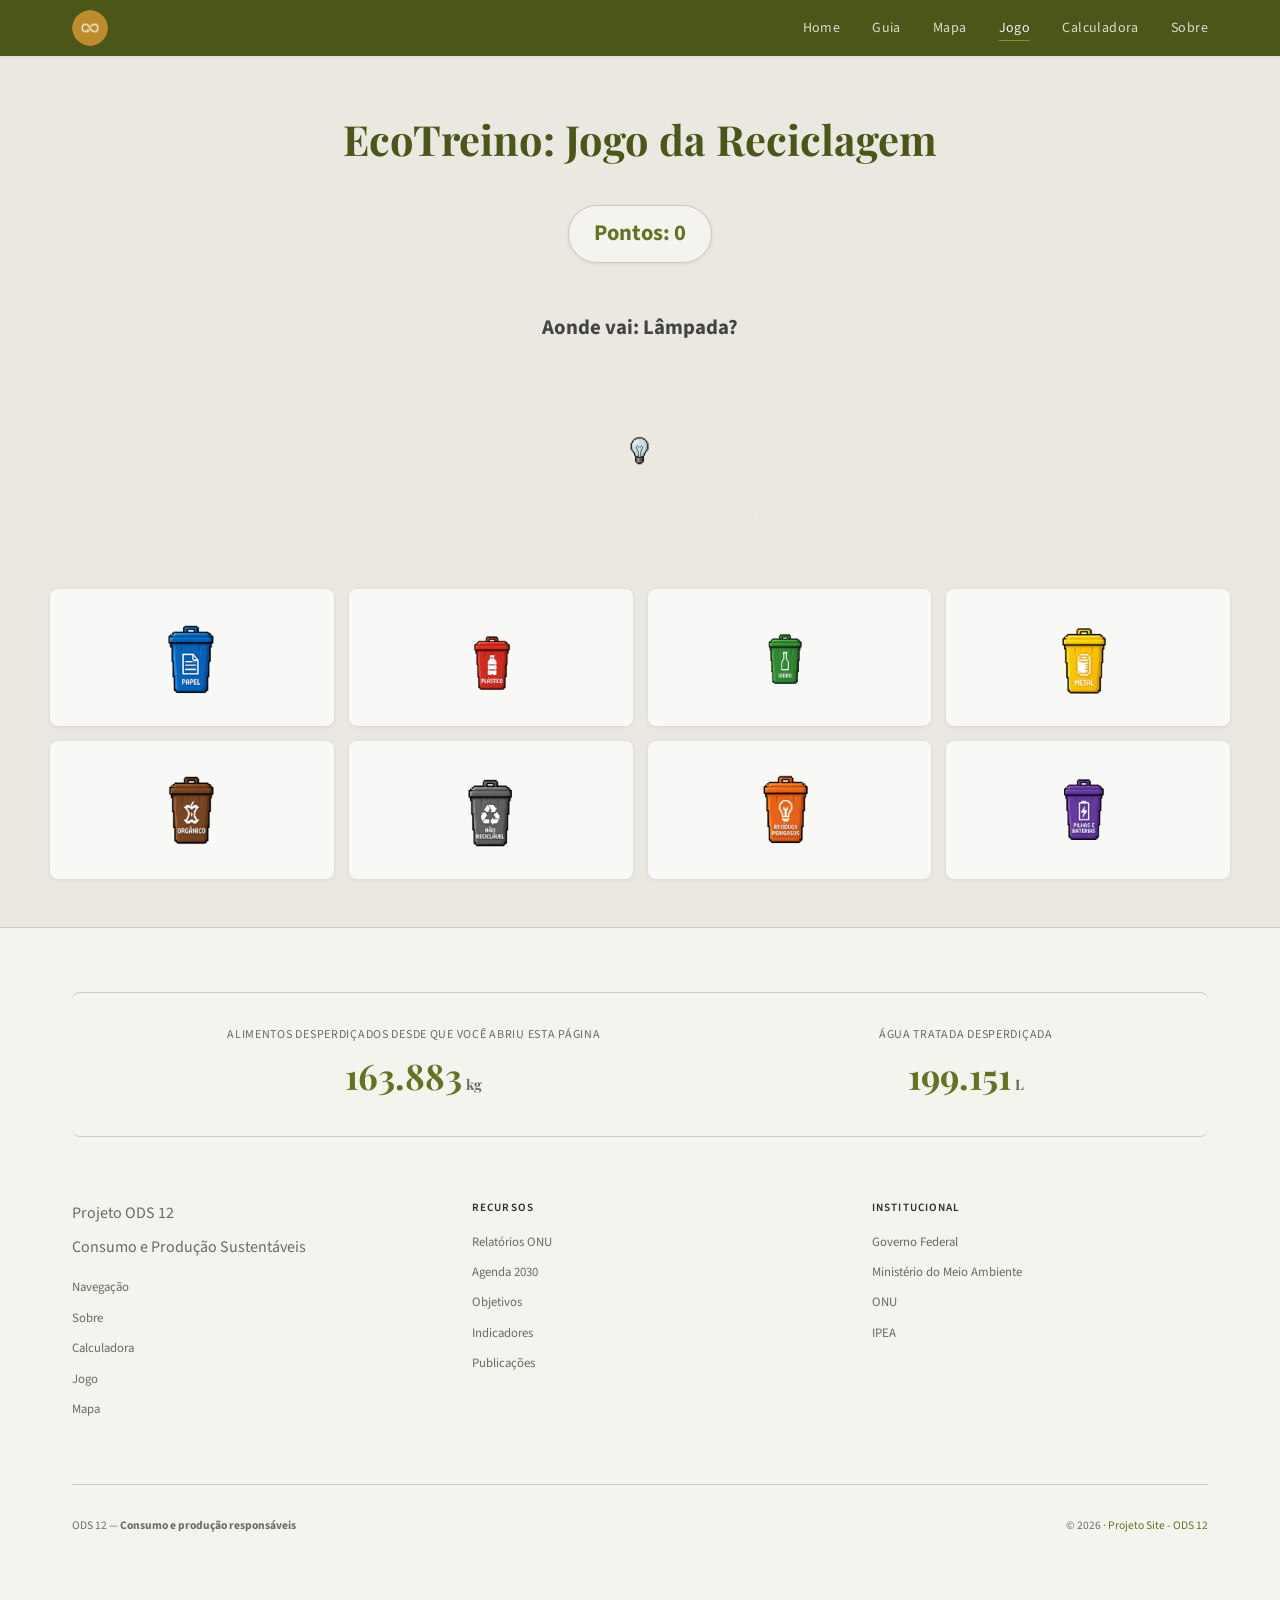
<file: jogo.html>
<!DOCTYPE html>
<html lang="pt-BR">
<head>
  <meta charset="UTF-8" />
  <meta name="viewport" content="width=device-width, initial-scale=1.0" />
  <title>EcoTreino: Jogo da Reciclagem</title>
  <link rel="stylesheet" href="css/jogo.css">
  <link rel="stylesheet" href="css/global.css" />
</head>
<body>

  <!-- ======== NÃO MODIFICAR DAQUI PARA BAIXO ========== -->
  <!-- ===================== NAVBAR ===================== -->
  <header>
    <nav class="navbar">
      <div class="container">

        <!-- Logo -->
        <a href="index.html" class="navbar-logo">
          
          <img src="logo.png" alt="Logo do site" />
          
        </a>

        <!-- Links de navegação -->
        <ul class="navbar-nav" id="navMenu">
          <li><a href="index.html">Home</a></li>
          <li><a href="guia.html">Guia</a></li>
          <li><a href="mapa.html">Mapa</a></li>
          <li><a href="jogo.html" class="active">Jogo</a></li>
          <li><a href="calculadora.html">Calculadora</a></li>
          <li><a href="sobre.html">Sobre</a></li>
        </ul>

        <!-- Botão hamburguer (mobile) -->
        <button class="navbar-toggle" id="navToggle" aria-label="Abrir menu" aria-expanded="false">
          <span></span>
          <span></span>
          <span></span>
        </button>

      </div>
    </nav>
  </header>

  <main>

    <!-- ======== PODE MODIFICAR A PARTIR DAQUI ========== -->

    <!-- Wrapper isolado do jogo — não interfere no layout global -->
    <div id="jogo-wrapper">

      <div class="jogo-header">
        <br>
        <h1 class="jogo-titulo">EcoTreino: Jogo da Reciclagem</h1>
        <br>
        <div id="placar">Pontos: <span id="pontos">0</span></div>
      </div>

      <div id="mensagem">Arraste o lixo para a lixeira correta!</div>

      <div id="zona-lixo">
        <div id="lixo-atual"></div>
      </div>

      <div id="container-lixeiras">
        <div class="lixeira" data-aceita="papel"><img src="imgs/Lixeira de papel.png" alt="Papel"></div>
        <div class="lixeira" data-aceita="plastico"><img src="imgs/Lixeira de plástico.png" alt="Plástico"></div>
        <div class="lixeira" data-aceita="vidro"><img src="imgs/Lixeira de vidro.png" alt="Vidro"></div>
        <div class="lixeira" data-aceita="metal"><img src="imgs/Lixeira de metal.png" alt="Metal"></div>
        <div class="lixeira" data-aceita="organico"><img src="imgs/Lixeira orgânica.png" alt="Orgânico"></div>
        <div class="lixeira" data-aceita="nao-reciclavel"><img src="imgs/Lixeira não reciclável.png" alt="Não Reciclável"></div>
        <div class="lixeira" data-aceita="perigoso"><img src="imgs/Lixeira Resíduos perigosos.png" alt="Perigosos"></div>
        <div class="lixeira" data-aceita="pilhas"><img src="imgs/Lixeira baterias e pilhas.png" alt="Pilhas e Baterias"></div>
      </div>


    </div>
    <!-- ======== FIM DO JOGO ========== -->

    <script src="js/jogo.js"></script>
  
<!-- ======== NÃO MODIFICAR DAQUI PARA BAIXO ========== -->
  <!-- ===================== FOOTER ===================== -->
  <footer class="footer">
    <div class="container">

      <!-- Métricas em destaque -->
      <div class="stats-bar" style="margin-bottom: var(--space-xl); border-radius: var(--radius-md);">
        <div class="container">

          <div class="stat-item">
            <p class="stat-label">Alimentos desperdiçados desde que você abriu esta página</p>
            <p class="stat-number" id="statFood">0<span class="stat-unit">kg</span></p>
          </div>

          <div class="stat-item">
            <p class="stat-label">Água tratada desperdiçada</p>
            <p class="stat-number" id="statWater">0<span class="stat-unit">L</span></p>
          </div>

        </div>
      </div>

      <!-- Colunas de links -->
      <div class="footer-top">

        <!-- Coluna 1: Marca / navegação principal -->
        <div class="footer-col">
          <p class="brand-name">Projeto ODS 12</p>
          <p class="mt-sm">Consumo e Produção Sustentáveis</p>
          <ul class="mt-md">
            <li><a href="index.html">Navegação</a></li>
            <li><a href="sobre.html">Sobre</a></li>
            <li><a href="calculadora.html">Calculadora</a></li>
            <li><a href="jogo.html" class="active">Jogo</a></li>
            <li><a href="mapa.html">Mapa</a></li>
          </ul>
        </div>

        <!-- Coluna 2: Recursos -->
        <div class="footer-col">
          <h4>Recursos</h4>
          <ul>
            <li><a href="https://brasil.un.org/pt-br/301975-relat%C3%B3rio-anual-das-na%C3%A7%C3%B5es-unidas-2025">Relatórios ONU</a></li>
            <li><a href="https://brasil.un.org/pt-br/91863-agenda-2030-para-o-desenvolvimento-sustent%C3%A1vel">Agenda 2030</a></li>
            <li><a href="https://www.un.org/sustainabledevelopment/sustainable-consumption-production/">Objetivos</a></li>
            <li><a href="https://brasil.un.org/pt-br/264460-%C3%ADndice-de-desperd%C3%ADcio-de-alimentos-2024">Indicadores</a></li>
            <li><a href="https://brasil.un.org/pt-br/resources/publications">Publicações</a></li>
          </ul>
        </div>

        <!-- Coluna 3: Institucional -->
        <div class="footer-col">
          <h4>Institucional</h4>
          <ul>
            <li><a href="https://www.gov.br/agricultura/pt-br/assuntos/sustentabilidade/perdas-e-desperdicio-de-alimentos">Governo Federal</a></li>
            <li><a href="https://antigo.mma.gov.br/responsabilidade-socioambiental/producao-e-consumo-sustentavel.html">Ministério do Meio Ambiente</a></li>
            <li><a href="https://brasil.un.org/pt-br/sdgs/12">ONU</a></li>
            <li><a href="https://www.ipea.gov.br/ods/ods12.html">IPEA</a></li>
          </ul>
        </div>

      </div>

      <!-- Rodapé inferior -->
      <div class="footer-bottom">
        <span>ODS 12 — <strong>Consumo e produção responsáveis</strong></span>
        <span>© 2026 · <a href="#">Projeto Site - ODS 12</a></span>
      </div>

    </div>
  </footer>

  <!-- ===================== SCRIPTS ===================== -->
  <script>
    // ── Menu mobile ──────────────────────────────────────
    const toggle = document.getElementById('navToggle');
    const menu   = document.getElementById('navMenu');

    toggle.addEventListener('click', () => {
      const isOpen = menu.classList.toggle('open');
      toggle.setAttribute('aria-expanded', isOpen);
    });

    // Fecha o menu ao clicar em um link
    menu.querySelectorAll('a').forEach(link => {
      link.addEventListener('click', () => {
        menu.classList.remove('open');
        toggle.setAttribute('aria-expanded', false);
      });
    });

    // ── Contadores das métricas (footer) ────────────────────────────
    const RATE_FOOD  = 10000;  // kg por segundo
    const RATE_WATER = 12152000;    // L por segundo

    const elFood  = document.getElementById('statFood');
    const elWater = document.getElementById('statWater');

    let startTime = null;

    function updateCounters(ts) {
      if (!startTime) startTime = ts;
      const elapsed = (ts - startTime) / 1000 / 60; // minutos 

      const food  = (elapsed * RATE_FOOD).toFixed(3);
      const water = Math.floor(elapsed * RATE_WATER).toLocaleString('pt-BR');

      elFood.innerHTML  = food  + '<span class="stat-unit">kg</span>';
      elWater.innerHTML = water + '<span class="stat-unit">L</span>';

      requestAnimationFrame(updateCounters);
    }

    requestAnimationFrame(updateCounters);
  </script>

</body>
</html>
</file>
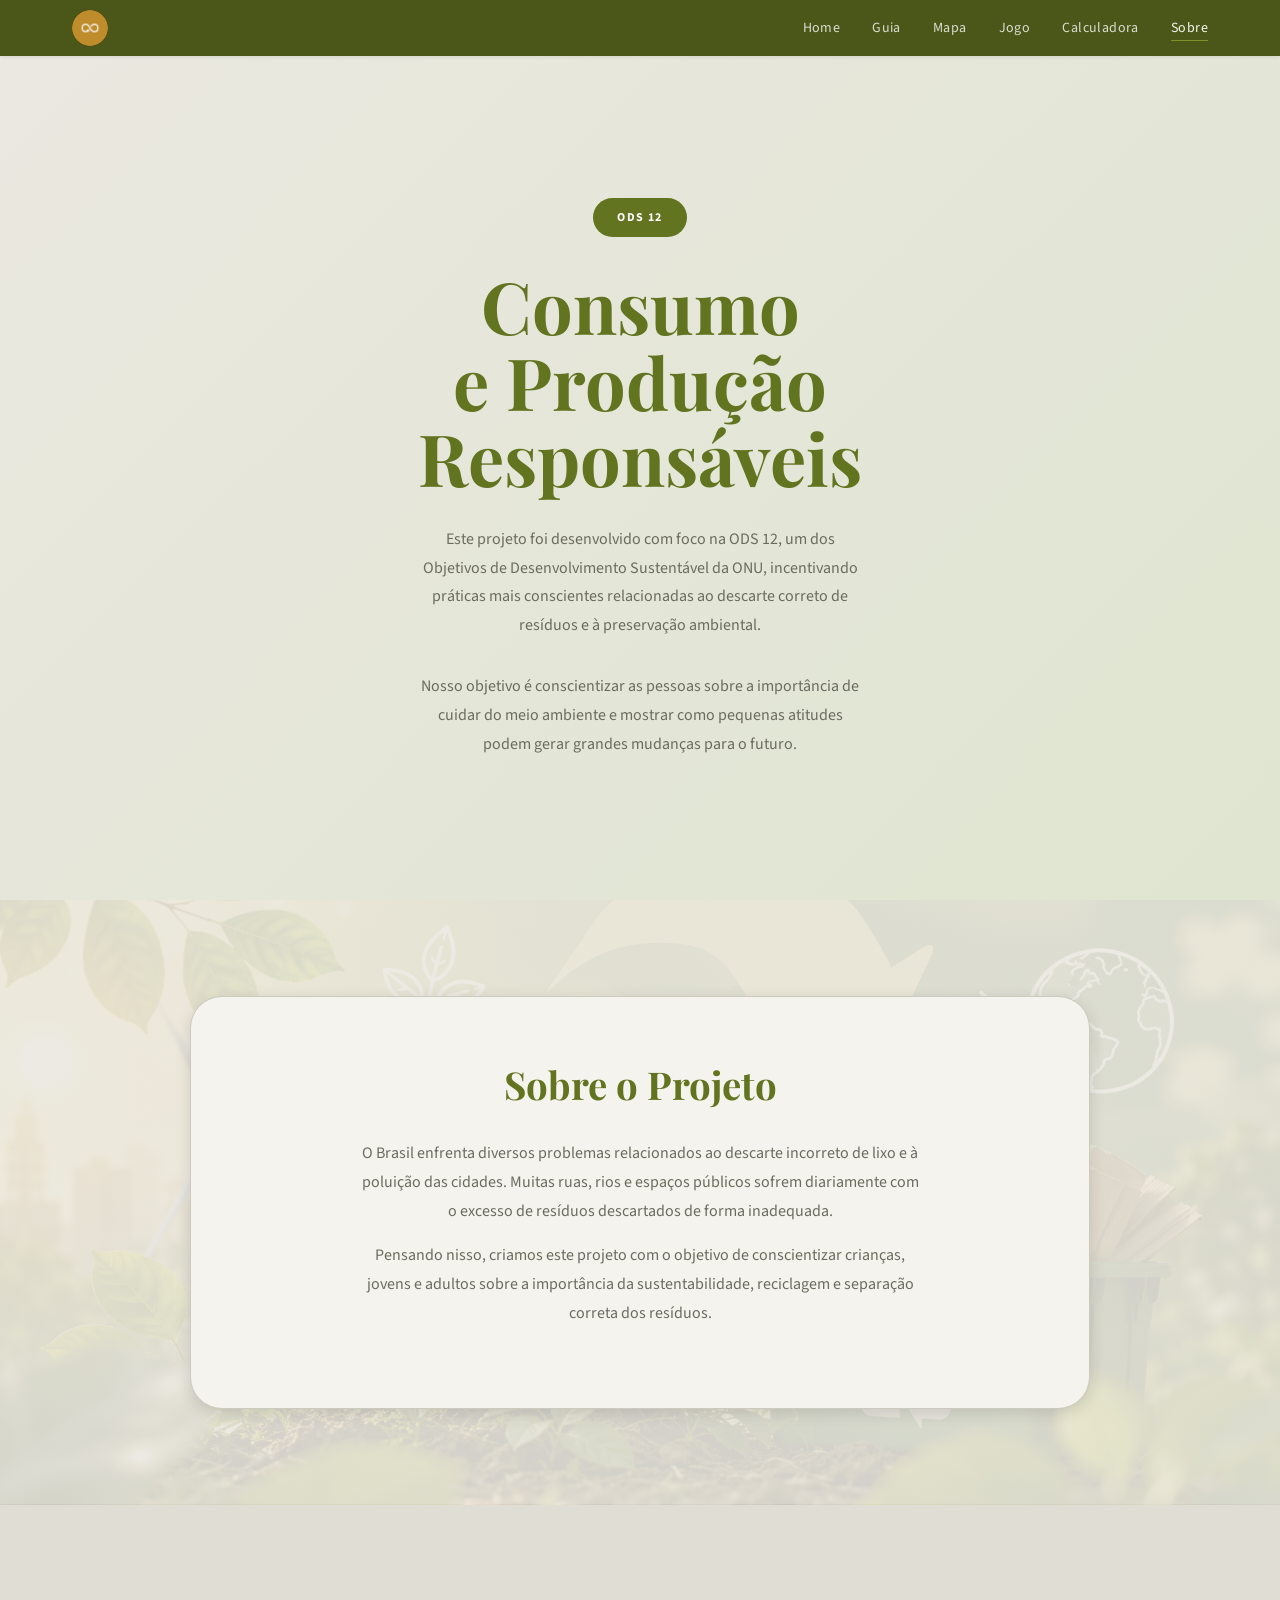
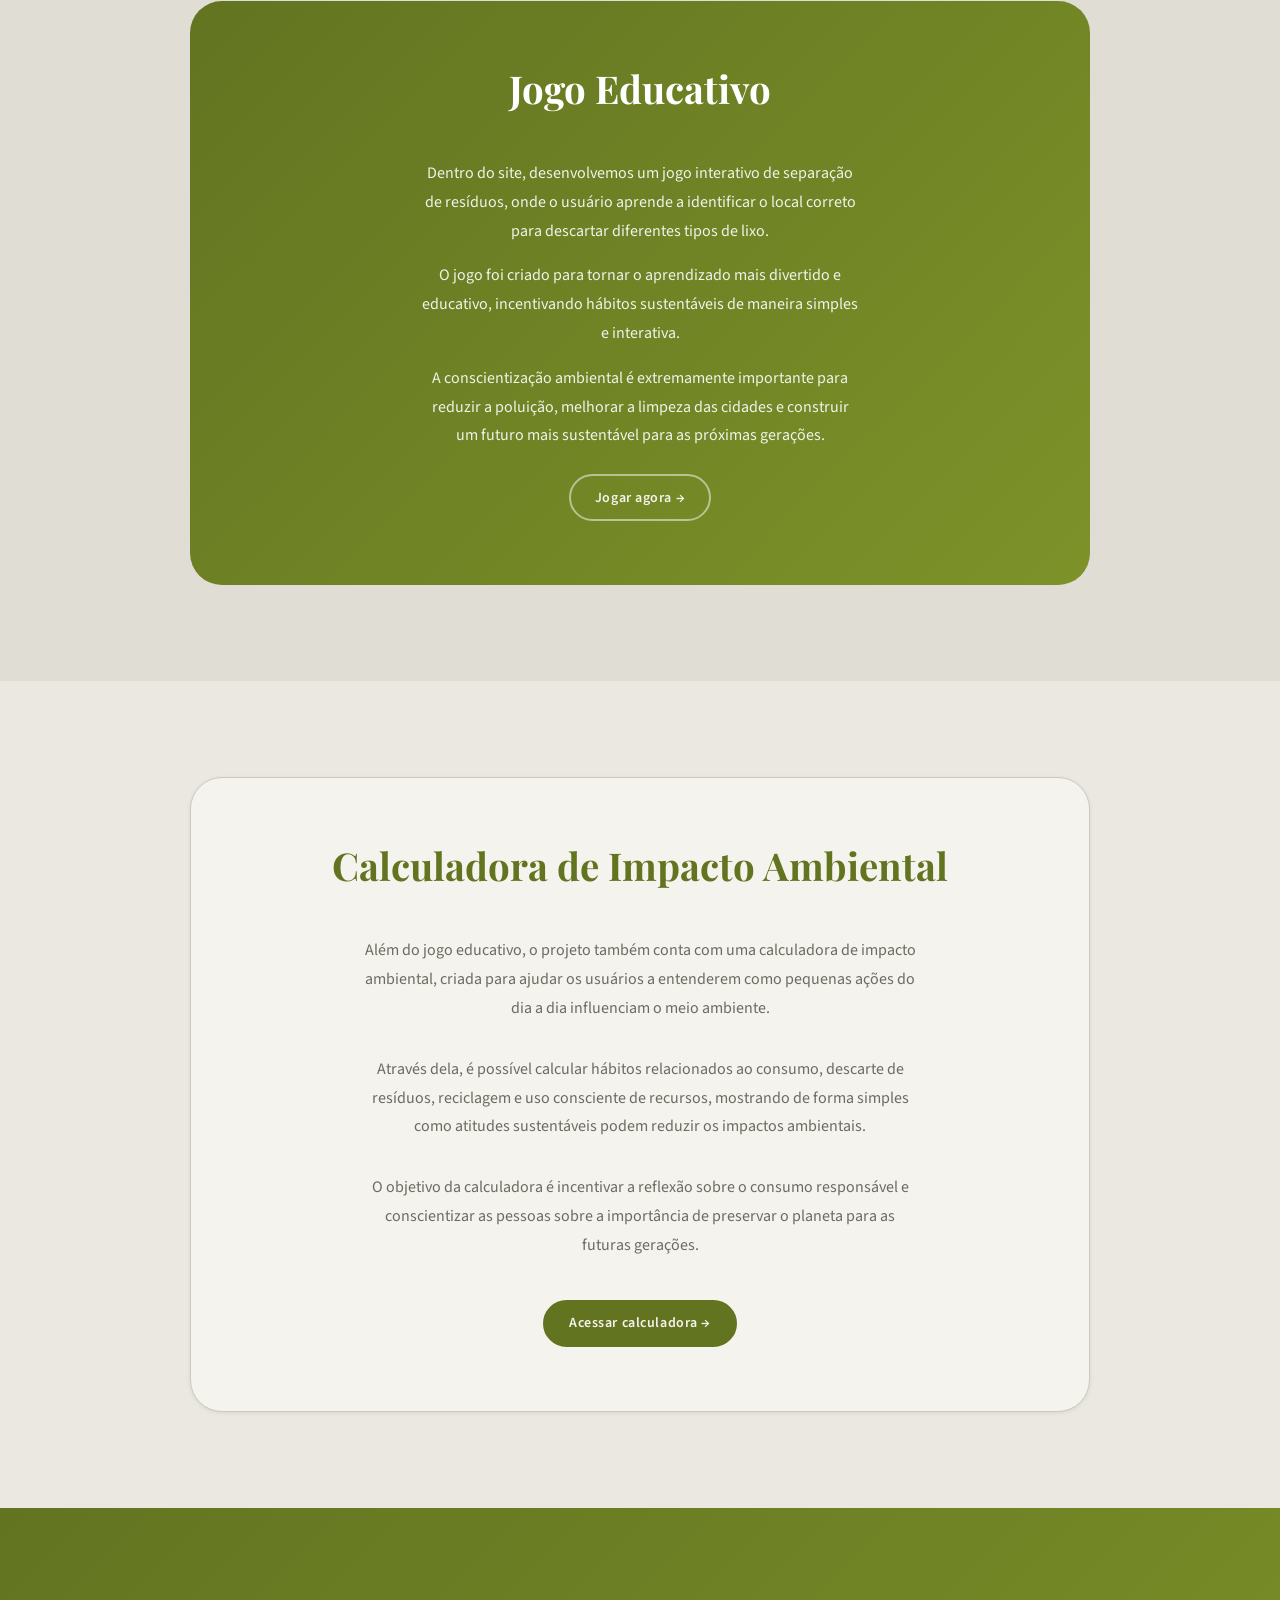
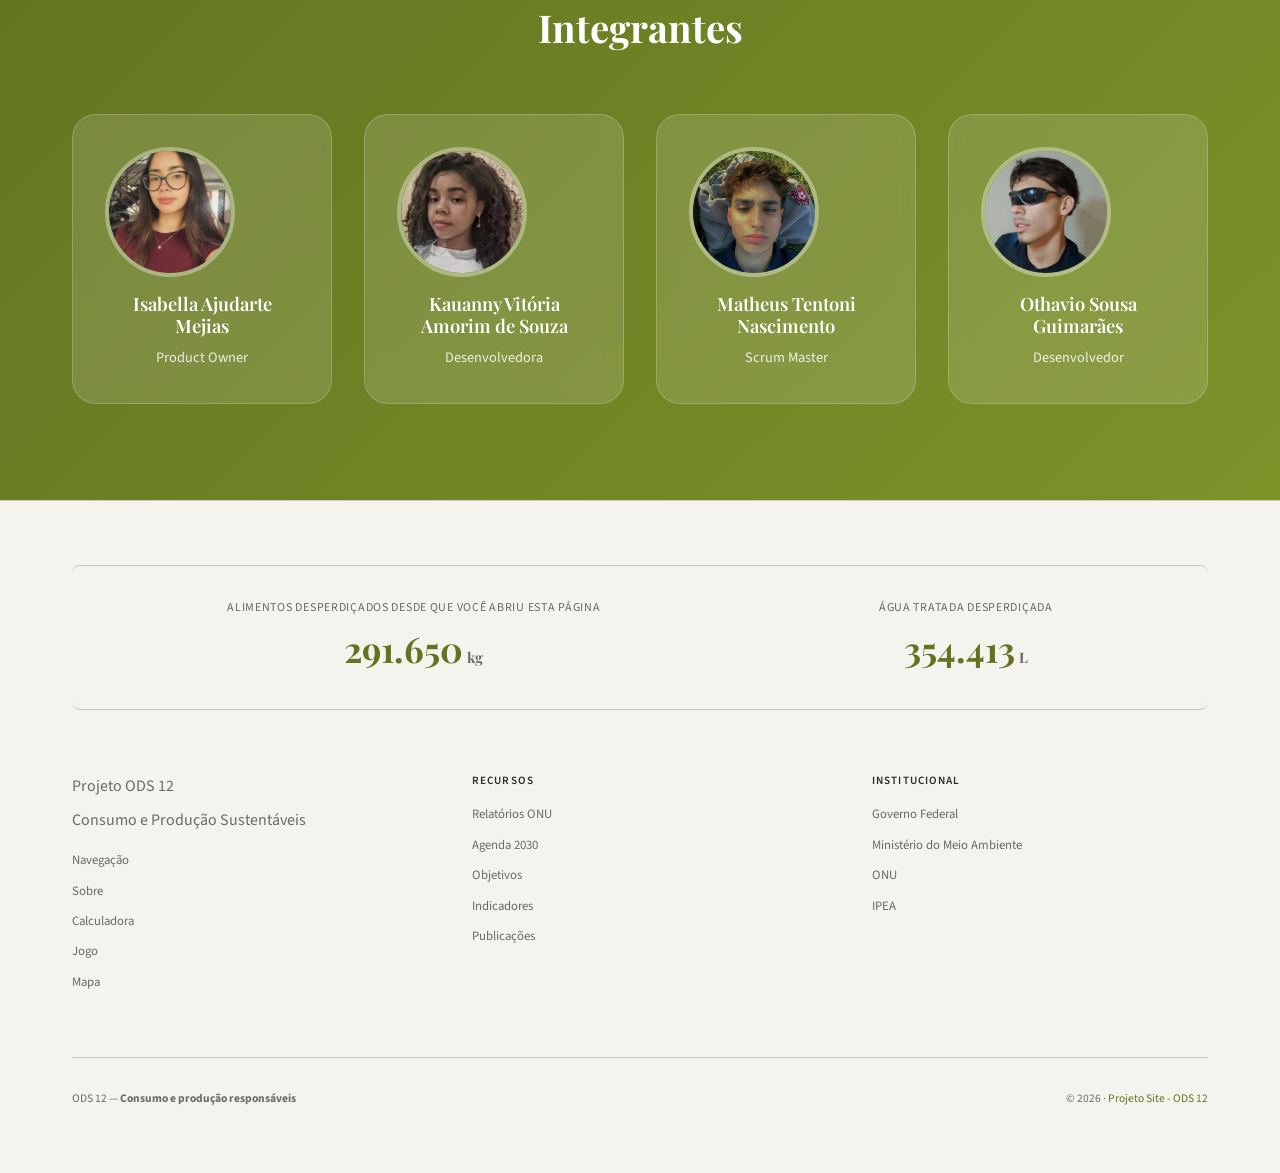
<file: sobre.html>
<!DOCTYPE html>
<html lang="pt-BR">
<head>
  <meta charset="UTF-8" />
  <meta name="viewport" content="width=device-width, initial-scale=1.0" />
  <title>Sobre o Grupo — ODS 12</title>
  <link rel="stylesheet" href="css/global.css" />
  <link rel="stylesheet" href="css/sobre.css" />
</head>
<body>

  <!-- ======== NÃO MODIFICAR ======== -->
  <header>
    <nav class="navbar">
      <div class="container">
        <a href="index.html" class="navbar-logo">
          <img src="logo.png" alt="Logo do site" />
        </a>
        <ul class="navbar-nav" id="navMenu">
          <li><a href="index.html">Home</a></li>
          <li><a href="guia.html">Guia</a></li>
          <li><a href="mapa.html">Mapa</a></li>
          <li><a href="jogo.html">Jogo</a></li>
          <li><a href="calculadora.html">Calculadora</a></li>
          <li><a href="sobre.html" class="active">Sobre</a></li>
        </ul>
        <button class="navbar-toggle" id="navToggle" aria-label="Abrir menu" aria-expanded="false">
          <span></span><span></span><span></span>
        </button>
      </div>
    </nav>
  </header>

  <main>

    <!-- HERO -->
    <section class="sobre-hero">
      <div class="container">
        <span class="sobre-badge">ODS 12</span>
        <h1>
          <span>Consumo</span>
          <span>e Produção</span>
          <span>Responsáveis</span>
        </h1>
        <p>
          Este projeto foi desenvolvido com foco na ODS 12,
          um dos Objetivos de Desenvolvimento Sustentável da ONU,
          incentivando práticas mais conscientes relacionadas
          ao descarte correto de resíduos e à preservação ambiental.
        </p>
        <p>
          Nosso objetivo é conscientizar as pessoas sobre a importância
          de cuidar do meio ambiente e mostrar como pequenas atitudes
          podem gerar grandes mudanças para o futuro.
        </p>
      </div>
    </section>

    <!-- SOBRE O PROJETO -->
    <section class="sobre-section sobre-bg" id="sobre">
      <div class="container" style="display:flex; justify-content:center;">
        <div class="sobre-box">
          <h2>Sobre o Projeto</h2>
          <p>
            O Brasil enfrenta diversos problemas relacionados ao descarte incorreto
            de lixo e à poluição das cidades. Muitas ruas, rios e espaços públicos
            sofrem diariamente com o excesso de resíduos descartados de forma inadequada.
          </p>
          <p>
            Pensando nisso, criamos este projeto com o objetivo de conscientizar
            crianças, jovens e adultos sobre a importância da sustentabilidade,
            reciclagem e separação correta dos resíduos.
          </p>
        </div>
      </div>
    </section>

    <!-- JOGO EDUCATIVO -->
    <section class="sobre-section section-beige-alt" id="jogo">
      <div class="container" style="display:flex; justify-content:center;">
        <div class="sobre-destaque">
          <h2>Jogo Educativo</h2>
          <p>
            Dentro do site, desenvolvemos um jogo interativo de separação de resíduos,
            onde o usuário aprende a identificar o local correto para descartar
            diferentes tipos de lixo.
          </p>
          <p>
            O jogo foi criado para tornar o aprendizado mais divertido e educativo,
            incentivando hábitos sustentáveis de maneira simples e interativa.
          </p>
          <p>
            A conscientização ambiental é extremamente importante para reduzir
            a poluição, melhorar a limpeza das cidades e construir um futuro
            mais sustentável para as próximas gerações.
          </p>
          <a href="jogo.html" class="btn btn-ghost" style="margin-top:0.5rem;">Jogar agora →</a>
        </div>
      </div>
    </section>

    <!-- CALCULADORA -->
    <section class="sobre-section section-beige" id="calculadora">
      <div class="container" style="display:flex; justify-content:center;">
        <div class="sobre-calc-box">
          <h2 style="color: var(--color-green);">Calculadora de Impacto Ambiental</h2>
          <p>
            Além do jogo educativo, o projeto também conta com uma
            calculadora de impacto ambiental, criada para ajudar os usuários
            a entenderem como pequenas ações do dia a dia influenciam o meio ambiente.
          </p>
          <p>
            Através dela, é possível calcular hábitos relacionados ao consumo,
            descarte de resíduos, reciclagem e uso consciente de recursos,
            mostrando de forma simples como atitudes sustentáveis podem reduzir
            os impactos ambientais.
          </p>
          <p>
            O objetivo da calculadora é incentivar a reflexão sobre o consumo
            responsável e conscientizar as pessoas sobre a importância de preservar
            o planeta para as futuras gerações.
          </p>
          <a href="calculadora.html" class="btn btn-primary" style="margin-top:0.5rem;">Acessar calculadora →</a>
        </div>
      </div>
    </section>

    <!-- INTEGRANTES -->
    <section class="sobre-integrantes" id="integrantes">
      <div class="container">
        <h2>Integrantes</h2>
        <div class="sobre-cards">

          <div class="sobre-card">
            <img src="img/Isabella.png" alt="Isabella" onerror="this.src='logo.png'">
            <h3>Isabella Ajudarte Mejias</h3>
            <span>Product Owner</span>
          </div>

          <div class="sobre-card">
            <img src="img/Kauanny.png" alt="Kauanny" onerror="this.src='logo.png'">
            <h3>Kauanny Vitória Amorim de Souza</h3>
            <span>Desenvolvedora</span>
          </div>

          <div class="sobre-card">
            <img src="img/Matheus.jpeg" alt="Matheus" onerror="this.src='logo.png'">
            <h3>Matheus Tentoni Nascimento</h3>
            <span>Scrum Master</span>
          </div>

          <div class="sobre-card">
            <img src="img/Othavio.png" alt="Othavio" onerror="this.src='logo.png'">
            <h3>Othavio Sousa Guimarães</h3>
            <span>Desenvolvedor</span>
          </div>

        </div>
      </div>
    </section>

  </main>

  <!-- ======== NÃO MODIFICAR ======== -->
  <footer class="footer">
    <div class="container">
      <div class="stats-bar" style="margin-bottom: var(--space-xl); border-radius: var(--radius-md);">
        <div class="container">
          <div class="stat-item">
            <p class="stat-label">Alimentos desperdiçados desde que você abriu esta página</p>
            <p class="stat-number" id="statFood">0<span class="stat-unit">kg</span></p>
          </div>
          <div class="stat-item">
            <p class="stat-label">Água tratada desperdiçada</p>
            <p class="stat-number" id="statWater">0<span class="stat-unit">L</span></p>
          </div>
        </div>
      </div>
      <div class="footer-top">
        <div class="footer-col">
          <p class="brand-name">Projeto ODS 12</p>
          <p class="mt-sm">Consumo e Produção Sustentáveis</p>
          <ul class="mt-md">
            <li><a href="index.html">Navegação</a></li>
            <li><a href="sobre.html">Sobre</a></li>
            <li><a href="calculadora.html">Calculadora</a></li>
            <li><a href="jogo.html">Jogo</a></li>
            <li><a href="mapa.html">Mapa</a></li>
          </ul>
        </div>
        <div class="footer-col">
          <h4>Recursos</h4>
          <ul>
            <li><a href="https://brasil.un.org/pt-br/301975-relat%C3%B3rio-anual-das-na%C3%A7%C3%B5es-unidas-2025" target="_blank" rel="noopener">Relatórios ONU</a></li>
            <li><a href="https://brasil.un.org/pt-br/91863-agenda-2030-para-o-desenvolvimento-sustent%C3%A1vel" target="_blank" rel="noopener">Agenda 2030</a></li>
            <li><a href="https://www.un.org/sustainabledevelopment/sustainable-consumption-production/" target="_blank" rel="noopener">Objetivos</a></li>
            <li><a href="https://brasil.un.org/pt-br/264460-%C3%ADndice-de-desperd%C3%ADcio-de-alimentos-2024" target="_blank" rel="noopener">Indicadores</a></li>
            <li><a href="https://brasil.un.org/pt-br/resources/publications" target="_blank" rel="noopener">Publicações</a></li>
          </ul>
        </div>
        <div class="footer-col">
          <h4>Institucional</h4>
          <ul>
            <li><a href="https://www.gov.br/agricultura/pt-br/assuntos/sustentabilidade/perdas-e-desperdicio-de-alimentos" target="_blank" rel="noopener">Governo Federal</a></li>
            <li><a href="https://antigo.mma.gov.br/responsabilidade-socioambiental/producao-e-consumo-sustentavel.html" target="_blank" rel="noopener">Ministério do Meio Ambiente</a></li>
            <li><a href="https://brasil.un.org/pt-br/sdgs/12" target="_blank" rel="noopener">ONU</a></li>
            <li><a href="https://www.ipea.gov.br/ods/ods12.html" target="_blank" rel="noopener">IPEA</a></li>
          </ul>
        </div>
      </div>
      <div class="footer-bottom">
        <span>ODS 12 — <strong>Consumo e produção responsáveis</strong></span>
        <span>© 2026 · <a href="#">Projeto Site - ODS 12</a></span>
      </div>
    </div>
  </footer>

  <script src="js/sobre.js"></script>
  <script>
    const toggle = document.getElementById('navToggle');
    const navContainer = document.getElementById('navMenu');
    if (toggle && navContainer) {
      toggle.addEventListener('click', () => {
        const isOpen = navContainer.classList.toggle('open');
        toggle.setAttribute('aria-expanded', isOpen);
      });
      navContainer.querySelectorAll('a').forEach(link => {
        link.addEventListener('click', () => {
          navContainer.classList.remove('open');
          toggle.setAttribute('aria-expanded', false);
        });
      });
    }
    const RATE_FOOD = 10000, RATE_WATER = 12152000;
    const elFood = document.getElementById('statFood');
    const elWater = document.getElementById('statWater');
    let startTime = null;
    function updateCounters(ts) {
      if (!elFood || !elWater) return;
      if (!startTime) startTime = ts;
      const elapsed = (ts - startTime) / 1000 / 60;
      elFood.innerHTML  = (elapsed * RATE_FOOD).toFixed(3) + '<span class="stat-unit">kg</span>';
      elWater.innerHTML = Math.floor(elapsed * RATE_WATER).toLocaleString('pt-BR') + '<span class="stat-unit">L</span>';
      requestAnimationFrame(updateCounters);
    }
    if (elFood && elWater) requestAnimationFrame(updateCounters);
  </script>

</body>
</html>
</file>
<file: css/global.css>
/* GLOBAL CSS */
/* NAO MEXER NESSE CSS */
/* =============================================
   GLOBAL.CSS — style base
   ============================================= */

/* ---------- Google Fonts ---------- */
@import url('https://fonts.googleapis.com/css2?family=Playfair+Display:wght@400;600;700&family=Source+Sans+3:wght@300;400;600&display=swap');

/* ---------- Design ---------- */
:root {
  /* Colors */
  --color-bg:         #eae8e0;   /* bege claro principal */
  --color-bg-alt:     #e0ddd4;   /* bege levemente mais escuro */
  --color-green:      #637421;   /* verde musgo principal */
  --color-green-dark: #4a5718;   /* verde escuro (hover, navbar) */
  --color-green-light:#7d9229;   /* verde claro (acento) */
  --color-text:       #2c2c2a;   /* texto principal */
  --color-text-muted: #6b6b60;   /* texto secundário */
  --color-white:      #f5f3ee;   /* branco quente */
  --color-border:     #ccc9be;   /* bordas sutis */

  /* Fontes */
  --font-display: 'Playfair Display', Georgia, serif;
  --font-body:    'Source Sans 3', Helvetica, sans-serif;

  /* Espaço */
  --space-xs:   0.25rem;
  --space-sm:   0.5rem;
  --space-md:   1rem;
  --space-lg:   2rem;
  --space-xl:   4rem;
  --space-2xl:  6rem;

  /* Layout */
  --container-max: 1200px;
  --container-pad: 2rem;
  --navbar-height: 56px;

  /* Radius */
  --radius-sm:  4px;
  --radius-md:  8px;
  --radius-pill: 999px;

  /* Shadows */
  --shadow-sm: 0 1px 4px rgba(0,0,0,0.08);
  --shadow-md: 0 4px 16px rgba(0,0,0,0.12);

  /* Transitions */
  --transition: 0.25s ease;
}

/* ---------- Reset ---------- */
*, *::before, *::after {
  box-sizing: border-box;
  margin: 0;
  padding: 0;
}

html {
  font-size: 16px;
  scroll-behavior: smooth;
  -webkit-font-smoothing: antialiased;
}

body {
  font-family: var(--font-body);
  background-color: var(--color-bg);
  color: var(--color-text);
  line-height: 1.6;
}

img, video {
  max-width: 100%;
  display: block;
}

a {
  color: inherit;
  text-decoration: none;
}

ul, ol {
  list-style: none;
}

/* ---------- Container ---------- */
.container {
  width: 100%;
  max-width: var(--container-max);
  margin-inline: auto;
  padding-inline: var(--container-pad);
}

/* ---------- Typography ---------- */
h1, h2, h3, h4, h5, h6 {
  font-family: var(--font-display);
  line-height: 1.2;
  color: var(--color-text);
}

h1 { font-size: clamp(2rem, 5vw, 3.5rem); font-weight: 700; }
h2 { font-size: clamp(1.5rem, 3vw, 2.5rem); font-weight: 600; }
h3 { font-size: clamp(1.1rem, 2vw, 1.5rem); font-weight: 600; }

p {
  font-size: 1rem;
  color: var(--color-text-muted);
  max-width: 65ch;
}

/* ---------- Buttons ---------- */
.btn {
  display: inline-block;
  font-family: var(--font-body);
  font-size: 0.875rem;
  font-weight: 600;
  letter-spacing: 0.04em;
  padding: 0.65rem 1.5rem;
  border-radius: var(--radius-pill);
  border: 2px solid transparent;
  cursor: pointer;
  transition: background var(--transition), color var(--transition), border-color var(--transition), transform var(--transition);
}

.btn:active { transform: scale(0.97); }

.btn-primary {
  background-color: var(--color-green);
  color: var(--color-white);
  border-color: var(--color-green);
}

.btn-primary:hover {
  background-color: var(--color-green-dark);
  border-color: var(--color-green-dark);
}

.btn-outline {
  background-color: transparent;
  color: var(--color-green);
  border-color: var(--color-green);
}

.btn-outline:hover {
  background-color: var(--color-green);
  color: var(--color-white);
}

.btn-ghost {
  background-color: transparent;
  color: var(--color-white);
  border-color: rgba(255,255,255,0.5);
}

.btn-ghost:hover {
  background-color: rgba(255,255,255,0.15);
  border-color: var(--color-white);
}

/* ---------- Navbar ---------- */
.navbar {
  position: sticky;
  top: 0;
  z-index: 100;
  height: var(--navbar-height);
  background-color: var(--color-green-dark);
  display: flex;
  align-items: center;
  box-shadow: var(--shadow-sm);
}

.navbar .container {
  display: flex;
  align-items: center;
  justify-content: space-between;
  gap: var(--space-lg);
}

.navbar-logo {
  display: flex;
  align-items: center;
  gap: var(--space-sm);
  flex-shrink: 0;
}

.navbar-logo img {
  width: 36px;
  height: 36px;
  border-radius: 50%;
  object-fit: cover;
}

.navbar-logo span {
  font-family: var(--font-display);
  font-size: 1rem;
  font-weight: 700;
  color: var(--color-white);
  letter-spacing: 0.02em;
}

.navbar-nav {
  display: flex;
  align-items: center;
  gap: var(--space-lg);
}

.navbar-nav a {
  font-size: 0.875rem;
  font-weight: 400;
  color: rgba(245,243,238,0.85);
  letter-spacing: 0.03em;
  padding-bottom: 2px;
  border-bottom: 1px solid transparent;
  transition: color var(--transition), border-color var(--transition);
}

.navbar-nav a:hover,
.navbar-nav a.active {
  color: var(--color-white);
  border-bottom-color: var(--color-green-light);
}

.navbar-toggle {
  display: none;
  flex-direction: column;
  gap: 5px;
  background: none;
  border: none;
  cursor: pointer;
  padding: 4px;
}

.navbar-toggle span {
  display: block;
  width: 22px;
  height: 2px;
  background-color: var(--color-white);
  border-radius: 2px;
  transition: transform var(--transition), opacity var(--transition);
}

/* ---------- Section base ---------- */
.section {
  padding-block: var(--space-2xl);
}

.section-green {
  background-color: var(--color-green);
  color: var(--color-white);
}

.section-green h1,
.section-green h2,
.section-green h3 {
  color: var(--color-white);
}

.section-green p {
  color: rgba(245,243,238,0.85);
}

.section-beige {
  background-color: var(--color-bg);
}

.section-beige-alt {
  background-color: var(--color-bg-alt);
}

/* ---------- Hero ---------- */
.hero {
  min-height: calc(100vh - var(--navbar-height));
  display: flex;
  align-items: center;
  background-color: var(--color-bg);
  padding-block: var(--space-2xl);
}

.hero-content {
  max-width: 600px;
  display: flex;
  flex-direction: column;
  gap: var(--space-lg);
}

.hero-label {
  display: inline-block;
  font-size: 0.75rem;
  font-weight: 600;
  letter-spacing: 0.1em;
  text-transform: uppercase;
  color: var(--color-green);
  margin-bottom: var(--space-sm);
}

.hero h1 {
  color: var(--color-text);
}

/* ---------- Stats / Counters ---------- */
.stats-bar {
  background-color: var(--color-white);
  border-top: 1px solid var(--color-border);
  border-bottom: 1px solid var(--color-border);
  padding-block: var(--space-lg);
}

.stats-bar .container {
  display: flex;
  align-items: center;
  justify-content: space-around;
  flex-wrap: wrap;
  gap: var(--space-lg);
}

.stat-item {
  text-align: center;
}

.stat-label {
  font-size: 0.75rem;
  letter-spacing: 0.06em;
  text-transform: uppercase;
  color: var(--color-text-muted);
  margin-bottom: var(--space-xs);
}

.stat-number {
  font-family: var(--font-display);
  font-size: clamp(1.5rem, 3vw, 2.2rem);
  font-weight: 700;
  color: var(--color-green);
}

.stat-unit {
  font-size: 0.9rem;
  color: var(--color-text-muted);
  margin-left: 4px;
}

/* ---------- Cards ---------- */
.card {
  background-color: var(--color-white);
  border: 1px solid var(--color-border);
  border-radius: var(--radius-md);
  padding: var(--space-lg);
  transition: box-shadow var(--transition), transform var(--transition);
}

.card:hover {
  box-shadow: var(--shadow-md);
  transform: translateY(-2px);
}

.card-grid {
  display: grid;
  grid-template-columns: repeat(auto-fit, minmax(260px, 1fr));
  gap: var(--space-lg);
}

/* ---------- Divisão ---------- */
.divider {
  border: none;
  border-top: 1px solid var(--color-border);
  margin-block: var(--space-lg);
}

/* ---------- Footer ---------- */
.footer {
  background-color: var(--color-white);
  border-top: 1px solid var(--color-border);
  padding-block: var(--space-xl);
  font-size: 0.875rem;
  color: var(--color-text-muted);
}

.footer-top {
  display: grid;
  grid-template-columns: 1fr 1fr 1fr;
  gap: var(--space-xl);
  padding-bottom: var(--space-xl);
  border-bottom: 1px solid var(--color-border);
  margin-bottom: var(--space-lg);
}

.footer-brand p {
  font-size: 0.8rem;
  margin-top: var(--space-sm);
  max-width: 30ch;
}

.footer-brand .brand-name {
  font-family: var(--font-display);
  font-size: 0.85rem;
  font-weight: 600;
  color: var(--color-green);
  text-transform: uppercase;
  letter-spacing: 0.08em;
}

.footer-col h4 {
  font-family: var(--font-body);
  font-size: 0.7rem;
  font-weight: 600;
  letter-spacing: 0.1em;
  text-transform: uppercase;
  color: var(--color-text);
  margin-bottom: var(--space-md);
}

.footer-col ul {
  display: flex;
  flex-direction: column;
  gap: var(--space-sm);
}

.footer-col ul li a {
  color: var(--color-text-muted);
  font-size: 0.8rem;
  transition: color var(--transition);
}

.footer-col ul li a:hover {
  color: var(--color-green);
}

.footer-bottom {
  display: flex;
  align-items: center;
  justify-content: space-between;
  flex-wrap: wrap;
  gap: var(--space-md);
  font-size: 0.72rem;
  color: var(--color-text-muted);
}

.footer-bottom a {
  color: var(--color-green);
  transition: opacity var(--transition);
}

.footer-bottom a:hover { opacity: 0.75; }

/* ---------- Utilities ---------- */
.text-center  { text-align: center; }
.text-green   { color: var(--color-green); }
.text-white   { color: var(--color-white); }
.text-muted   { color: var(--color-text-muted); }
.mt-sm  { margin-top: var(--space-sm); }
.mt-md  { margin-top: var(--space-md); }
.mt-lg  { margin-top: var(--space-lg); }
.mb-sm  { margin-bottom: var(--space-sm); }
.mb-md  { margin-bottom: var(--space-md); }
.mb-lg  { margin-bottom: var(--space-lg); }
.flex   { display: flex; }
.flex-center { display: flex; align-items: center; justify-content: center; }
.gap-sm { gap: var(--space-sm); }
.gap-md { gap: var(--space-md); }
.gap-lg { gap: var(--space-lg); }
.w-full { width: 100%; }
.hidden { display: none !important; }
.sr-only {
  position: absolute;
  width: 1px; height: 1px;
  padding: 0; margin: -1px;
  overflow: hidden;
  clip: rect(0,0,0,0);
  white-space: nowrap;
  border: 0;
}

/* ---------- Responsive ---------- */
@media (max-width: 900px) {
  :root { --container-pad: 1.25rem; }

  .navbar-nav {
    display: none;
    position: absolute;
    top: var(--navbar-height);
    left: 0; right: 0;
    flex-direction: column;
    align-items: flex-start;
    gap: 0;
    background-color: var(--color-green-dark);
    padding: var(--space-md) var(--container-pad);
    border-top: 1px solid rgba(255,255,255,0.1);
    box-shadow: var(--shadow-md);
  }

  .navbar-nav.open { display: flex; }

  .navbar-nav a {
    padding-block: var(--space-sm);
    width: 100%;
    border-bottom: 1px solid rgba(255,255,255,0.08);
  }

  .navbar-toggle { display: flex; }

  .footer-top {
    grid-template-columns: 1fr 1fr;
    gap: var(--space-lg);
  }
}

@media (max-width: 600px) {
  .footer-top { grid-template-columns: 1fr; }
  .stats-bar .container { flex-direction: column; gap: var(--space-md); }
  .footer-bottom { flex-direction: column; text-align: center; }
}
</file>
<file: css/calculadora.css>
/* =============================================
   CALCULADORA.CSS — estilos da página calculadora
   Usa variáveis do global.css
   ============================================= */

/* ── Hero ─────────────────────────────────────── */
.calc-hero {
  background-color: var(--color-bg-alt);
  padding-block: var(--space-2xl);
  border-bottom: 1px solid var(--color-border);
}

.calc-eyebrow {
  display: block;
  font-size: 0.7rem;
  letter-spacing: 0.14em;
  text-transform: uppercase;
  font-weight: 700;
  color: var(--color-green);
  margin-bottom: var(--space-md);
}

.calc-titulo {
  font-family: var(--font-display);
  font-size: clamp(2.2rem, 5vw, 3.5rem);
  font-weight: 700;
  color: var(--color-text);
  line-height: 1.05;
  margin-bottom: var(--space-md);
}

.calc-desc {
  font-size: 1rem;
  color: var(--color-text-muted);
  max-width: 60ch;
  line-height: 1.7;
}

/* ── Layout principal ─────────────────────────── */
.calc-layout {
  display: grid;
  grid-template-columns: 1fr 1fr;
  gap: var(--space-2xl);
  align-items: start;
}

/* ── Caixa do formulário ──────────────────────── */
.calc-form-box {
  background-color: var(--color-white);
  border: 1px solid var(--color-border);
  border-radius: var(--radius-md);
  padding: var(--space-lg) calc(var(--space-lg) * 1.25);
  box-shadow: var(--shadow-sm);
}

.calc-form-titulo {
  font-family: var(--font-display);
  font-size: 1.4rem;
  font-weight: 700;
  color: var(--color-text);
  margin-bottom: var(--space-sm);
}

.calc-form-desc {
  font-size: 0.85rem;
  color: var(--color-text-muted);
  margin-bottom: var(--space-lg);
  max-width: 100%;
}

.calc-form {
  display: flex;
  flex-direction: column;
  gap: var(--space-lg);
}

/* ── Campos ───────────────────────────────────── */
.campo-grupo {
  display: flex;
  flex-direction: column;
  gap: 0.5rem;
}

.campo-label {
  font-size: 0.82rem;
  font-weight: 600;
  color: var(--color-text);
  letter-spacing: 0.02em;
  display: flex;
  align-items: center;
  gap: 0.4rem;
}

.campo-icone {
  font-size: 1rem;
}

/* Select */
.select-wrapper {
  position: relative;
}

.campo-select {
  width: 100%;
  appearance: none;
  -webkit-appearance: none;
  background-color: var(--color-bg);
  border: 1.5px solid var(--color-border);
  border-radius: var(--radius-sm);
  padding: 0.75rem 2.5rem 0.75rem 1rem;
  font-family: var(--font-body);
  font-size: 0.9rem;
  color: var(--color-text);
  cursor: pointer;
  transition: border-color var(--transition), box-shadow var(--transition);
}

.campo-select:focus {
  outline: none;
  border-color: var(--color-green);
  box-shadow: 0 0 0 3px rgba(99, 116, 33, 0.12);
}

.select-arrow {
  position: absolute;
  right: 1rem;
  top: 50%;
  transform: translateY(-50%);
  color: var(--color-text-muted);
  pointer-events: none;
  font-size: 0.9rem;
}

/* Input numérico */
.input-wrapper {
  position: relative;
}

.campo-input {
  width: 100%;
  background-color: var(--color-bg);
  border: 1.5px solid var(--color-border);
  border-radius: var(--radius-sm);
  padding: 0.75rem 3.5rem 0.75rem 1rem;
  font-family: var(--font-body);
  font-size: 1rem;
  color: var(--color-text);
  transition: border-color var(--transition), box-shadow var(--transition);
}

.campo-input:focus {
  outline: none;
  border-color: var(--color-green);
  box-shadow: 0 0 0 3px rgba(99, 116, 33, 0.12);
}

.campo-input::placeholder {
  color: var(--color-text-muted);
  font-size: 0.88rem;
}

/* Remove setas do input number */
.campo-input::-webkit-inner-spin-button,
.campo-input::-webkit-outer-spin-button { -webkit-appearance: none; }
.campo-input[type=number] { -moz-appearance: textfield; }

.input-sufixo {
  position: absolute;
  right: 1rem;
  top: 50%;
  transform: translateY(-50%);
  font-size: 0.8rem;
  font-weight: 600;
  color: var(--color-text-muted);
  letter-spacing: 0.04em;
}

/* Botão calcular */
.btn-calcular {
  display: flex;
  align-items: center;
  justify-content: space-between;
  width: 100%;
  padding: 1rem 1.5rem;
  background-color: var(--color-green);
  color: var(--color-white);
  border: none;
  border-radius: var(--radius-sm);
  font-family: var(--font-body);
  font-size: 1rem;
  font-weight: 700;
  letter-spacing: 0.04em;
  cursor: pointer;
  transition: background var(--transition), transform var(--transition), box-shadow var(--transition);
}

.btn-calcular:hover {
  background-color: var(--color-green-dark);
  box-shadow: var(--shadow-md);
  transform: translateY(-1px);
}

.btn-calcular:active {
  transform: scale(0.98);
}

.btn-calcular-icone {
  font-size: 1.2rem;
  transition: transform var(--transition);
}

.btn-calcular:hover .btn-calcular-icone {
  transform: translateX(4px);
}

/* Erro */
.erro-msg {
  font-size: 0.82rem;
  color: #c0392b;
  font-weight: 600;
  min-height: 1.2rem;
  max-width: 100%;
}

/* Nota */
.calc-nota {
  font-size: 0.72rem;
  color: var(--color-text-muted);
  margin-top: var(--space-lg);
  line-height: 1.5;
  max-width: 100%;
  border-top: 1px solid var(--color-border);
  padding-top: var(--space-md);
}

/* ── Área de resultados ───────────────────────── */
.calc-resultados {
  position: sticky;
  top: calc(var(--navbar-height) + 1.5rem);
}

/* Estado vazio */
.resultado-vazio {
  display: flex;
  flex-direction: column;
  align-items: center;
  justify-content: center;
  gap: var(--space-md);
  min-height: 320px;
  background-color: var(--color-white);
  border: 1.5px dashed var(--color-border);
  border-radius: var(--radius-md);
  text-align: center;
  padding: var(--space-lg);
}

.vazio-icone {
  font-size: 3rem;
  opacity: 0.5;
}

.vazio-texto {
  font-size: 0.9rem;
  color: var(--color-text-muted);
  line-height: 1.6;
  max-width: 28ch;
}

/* Header dos resultados */
.resultado-cards {
  display: flex;
  flex-direction: column;
  gap: var(--space-md);
}

.resultado-header {
  display: flex;
  align-items: baseline;
  justify-content: space-between;
  gap: var(--space-md);
  flex-wrap: wrap;
  padding-bottom: var(--space-md);
  border-bottom: 2px solid var(--color-border);
  margin-bottom: var(--space-sm);
}

.resultado-alimento {
  font-family: var(--font-display);
  font-size: 1.15rem;
  font-weight: 700;
  color: var(--color-text);
}

.resultado-quantidade {
  font-size: 0.82rem;
  font-weight: 600;
  color: var(--color-text-muted);
  background: var(--color-bg-alt);
  padding: 2px 10px;
  border-radius: var(--radius-pill);
}

/* Cards individuais */
.res-card {
  display: flex;
  align-items: center;
  gap: var(--space-md);
  background-color: var(--color-white);
  border: 1px solid var(--color-border);
  border-radius: var(--radius-md);
  padding: var(--space-md) var(--space-lg);
  box-shadow: var(--shadow-sm);
  transition: transform 0.3s ease, box-shadow 0.3s ease;
  animation: slideIn 0.4s ease both;
}

.res-card:nth-child(2) { animation-delay: 0.05s; }
.res-card:nth-child(3) { animation-delay: 0.1s; }
.res-card:nth-child(4) { animation-delay: 0.15s; }

@keyframes slideIn {
  from { opacity: 0; transform: translateY(16px); }
  to   { opacity: 1; transform: translateY(0); }
}

.res-card-icone {
  font-size: 2.2rem;
  flex-shrink: 0;
  line-height: 1;
}

.res-card-corpo {
  display: flex;
  flex-direction: column;
  gap: 2px;
  flex-grow: 1;
}

.res-card-label {
  font-size: 0.72rem;
  font-weight: 600;
  letter-spacing: 0.08em;
  text-transform: uppercase;
  color: var(--color-text-muted);
}

.res-card-valor {
  font-family: var(--font-display);
  font-size: clamp(1.5rem, 2.5vw, 2rem);
  font-weight: 700;
  line-height: 1.1;
  color: var(--color-text);
  transition: color 0.4s ease;
}

.res-card-detalhe {
  font-size: 0.78rem;
  color: var(--color-text-muted);
  line-height: 1.4;
}

/* Cores por nível de impacto */
#card-dinheiro.alto  .res-card-valor { color: #c0392b; }
#card-dinheiro.medio .res-card-valor { color: #e67e22; }
#card-dinheiro.baixo .res-card-valor { color: var(--color-green); }

#card-agua.alto  .res-card-valor { color: #2980b9; }
#card-agua.medio .res-card-valor { color: #3498db; }
#card-agua.baixo .res-card-valor { color: var(--color-green-light); }

#card-pessoas.alto  .res-card-valor { color: #c0392b; }
#card-pessoas.medio .res-card-valor { color: #e67e22; }
#card-pessoas.baixo .res-card-valor { color: var(--color-green); }

/* Barra de impacto */
.impacto-nivel {
  background-color: var(--color-white);
  border: 1px solid var(--color-border);
  border-radius: var(--radius-md);
  padding: var(--space-md) var(--space-lg);
  display: flex;
  flex-direction: column;
  gap: 0.5rem;
  animation: slideIn 0.4s 0.2s ease both;
}

.impacto-label {
  font-size: 0.72rem;
  font-weight: 700;
  letter-spacing: 0.1em;
  text-transform: uppercase;
  color: var(--color-text-muted);
}

.impacto-barra-track {
  width: 100%;
  height: 10px;
  background-color: var(--color-bg-alt);
  border-radius: var(--radius-pill);
  overflow: hidden;
}

.impacto-barra-fill {
  height: 100%;
  border-radius: var(--radius-pill);
  width: 0%;
  transition: width 0.8s cubic-bezier(0.4, 0, 0.2, 1), background-color 0.4s ease;
  background-color: var(--color-green);
}

.impacto-barra-fill.baixo  { background-color: var(--color-green); }
.impacto-barra-fill.medio  { background-color: #e67e22; }
.impacto-barra-fill.alto   { background-color: #c0392b; }

.impacto-texto {
  font-size: 0.82rem;
  font-weight: 600;
  color: var(--color-text-muted);
}

/* ── Seção info ───────────────────────────────── */
.info-layout {
  display: grid;
  grid-template-columns: 1fr 1fr;
  gap: var(--space-2xl);
  align-items: center;
}

.info-stats {
  display: flex;
  flex-direction: column;
  gap: var(--space-lg);
}

.info-stat {
  display: flex;
  flex-direction: column;
  gap: 4px;
  padding-left: var(--space-md);
  border-left: 3px solid rgba(255,255,255,0.3);
}

.info-stat-num {
  font-family: var(--font-display);
  font-size: clamp(1.6rem, 3vw, 2.2rem);
  font-weight: 700;
  color: #fff;
  line-height: 1;
}

.info-stat-desc {
  font-size: 0.82rem;
  color: rgba(255,255,255,0.7);
  line-height: 1.4;
  max-width: 40ch;
}

/* ── Responsive ───────────────────────────────── */
@media (max-width: 900px) {
  .calc-layout {
    grid-template-columns: 1fr;
  }

  .calc-resultados {
    position: static;
  }

  .info-layout {
    grid-template-columns: 1fr;
    gap: var(--space-lg);
  }
}

@media (max-width: 600px) {
  .resultado-header {
    flex-direction: column;
    gap: 4px;
  }

  .res-card {
    padding: var(--space-md);
  }

  .res-card-icone {
    font-size: 1.8rem;
  }
}
</file>
<file: css/guia.css>
/* GUIA.CSS — estilos específicos da página Guia de Consumo Sustentável */

/* ===================== HERO DA PÁGINA ===================== */
.guia-hero {
  padding-block: var(--space-2xl);
}

.guia-hero-inner {
  max-width: 800px;
}

.guia-hero h1 {
  margin-top: var(--space-sm);
}

.guia-hero-desc {
  font-size: 1.1rem;
  color: var(--color-text-muted);
  max-width: 60ch;
  margin-top: var(--space-md);
}

.guia-hero-stats {
  display: flex;
  gap: var(--space-xl);
  margin-top: var(--space-xl);
  padding-top: var(--space-lg);
  border-top: 1px solid var(--color-border);
  flex-wrap: wrap;
}

.guia-stat {
  display: flex;
  flex-direction: column;
  gap: var(--space-xs);
}

.guia-stat-num {
  font-family: var(--font-display);
  font-size: 2rem;
  font-weight: 700;
  color: var(--color-green);
  line-height: 1;
}

.guia-stat-desc {
  font-size: 0.8rem;
  color: var(--color-text-muted);
  max-width: 18ch;
  line-height: 1.4;
}

/* ===================== NAVEGAÇÃO INTERNA ===================== */
.guia-nav-interna {
  padding-block: var(--space-md);
  border-bottom: 1px solid var(--color-border);
  position: sticky;
  top: var(--navbar-height);
  z-index: 50;
}

.guia-nav-list {
  display: flex;
  gap: var(--space-lg);
  flex-wrap: wrap;
  align-items: center;
}

.guia-nav-list a {
  font-size: 0.85rem;
  font-weight: 600;
  color: var(--color-text-muted);
  padding: 0.3rem 0.6rem;
  border-radius: var(--radius-sm);
  transition: color var(--transition), background var(--transition);
  white-space: nowrap;
}

.guia-nav-list a:hover {
  color: var(--color-green);
  background: rgba(99, 116, 33, 0.08);
}

/* ===================== SEÇÃO GENÉRICA ===================== */
.guia-section {
  padding-block: var(--space-2xl);
}

.guia-section-header {
  display: flex;
  align-items: flex-start;
  gap: var(--space-lg);
}

.guia-section-header--white h2 {
  color: var(--color-white);
}

.guia-section-subtitle {
  font-size: 1rem;
  color: var(--color-text-muted);
  max-width: 55ch;
  margin-top: var(--space-xs);
}

.guia-section-subtitle--white {
  color: rgba(245, 243, 238, 0.8);
}

.guia-icon-badge {
  font-size: 2.2rem;
  width: 60px;
  height: 60px;
  background: var(--color-white);
  border: 1px solid var(--color-border);
  border-radius: var(--radius-md);
  display: flex;
  align-items: center;
  justify-content: center;
  flex-shrink: 0;
}

.guia-icon-badge--light {
  background: rgba(245, 243, 238, 0.2);
  border-color: rgba(245, 243, 238, 0.3);
}

/* ===================== CARDS ===================== */
.guia-card {
  display: flex;
  flex-direction: column;
}

.guia-card-icon {
  font-size: 1.6rem;
  margin-bottom: var(--space-sm);
}

/* ===================== LISTA DE DICAS (seção verde) ===================== */
.guia-lista-dicas {
  display: flex;
  flex-direction: column;
  gap: var(--space-lg);
}

.guia-dica {
  display: flex;
  gap: var(--space-lg);
  align-items: flex-start;
  padding-bottom: var(--space-lg);
  border-bottom: 1px solid rgba(245, 243, 238, 0.15);
}

.guia-dica:last-child {
  border-bottom: none;
  padding-bottom: 0;
}

.guia-dica-num {
  font-family: var(--font-display);
  font-size: 2rem;
  font-weight: 700;
  color: rgba(245, 243, 238, 0.25);
  line-height: 1;
  flex-shrink: 0;
  width: 3rem;
}

.guia-dica h3 {
  color: var(--color-white);
  font-size: 1.1rem;
  margin-bottom: var(--space-sm);
}

.guia-dica p {
  color: rgba(245, 243, 238, 0.8);
  font-size: 0.95rem;
  max-width: 65ch;
}

/* ===================== LAYOUT DOIS COLUNAS ===================== */
.guia-dois-col {
  display: grid;
  grid-template-columns: 1fr 1fr;
  gap: var(--space-xl);
  align-items: start;
}

.guia-col-texto h3 {
  font-size: 1.3rem;
}

.guia-col-texto p {
  max-width: 50ch;
}

.guia-tip-row {
  display: flex;
  gap: var(--space-md);
  align-items: flex-start;
  padding: var(--space-md) 0;
  border-bottom: 1px solid var(--color-border);
}

.guia-tip-row:last-child {
  border-bottom: none;
}

.guia-tip-icon {
  font-size: 1.4rem;
  flex-shrink: 0;
  width: 2rem;
  text-align: center;
}

.guia-tip-row p {
  font-size: 0.9rem;
  color: var(--color-text-muted);
  margin: 0;
}

/* ===================== GRID DE RESÍDUOS ===================== */
.guia-residuos-grid {
  display: grid;
  grid-template-columns: repeat(3, 1fr);
  gap: var(--space-md);
}

.guia-residuo-item {
  background: rgba(245, 243, 238, 0.12);
  border: 1px solid rgba(245, 243, 238, 0.2);
  border-radius: var(--radius-md);
  padding: var(--space-md);
}

.guia-residuo-cor {
  color: #fff;
  font-size: 0.65rem;
  font-weight: 700;
  letter-spacing: 0.1em;
  padding: 4px 10px;
  border-radius: var(--radius-pill);
  display: inline-block;
  margin-bottom: var(--space-sm);
}

.guia-residuo-item h4 {
  color: var(--color-white);
  font-family: var(--font-body);
  font-size: 0.95rem;
  font-weight: 600;
  margin-bottom: var(--space-xs);
}

.guia-residuo-item p {
  color: rgba(245, 243, 238, 0.75);
  font-size: 0.82rem;
  max-width: none;
}

/* ===================== DESTAQUE / CALLOUT ===================== */
.guia-destaque {
  background: var(--color-white);
  border-left: 4px solid var(--color-green);
  border-radius: 0 var(--radius-md) var(--radius-md) 0;
  padding: var(--space-md) var(--space-lg);
}

.guia-destaque p {
  font-size: 0.95rem;
  color: var(--color-text);
  max-width: none;
}

.guia-destaque--dark {
  background: rgba(245, 243, 238, 0.12);
  border-left-color: var(--color-white);
}

.guia-destaque--dark p {
  color: rgba(245, 243, 238, 0.9);
}

/* ===================== RESPONSIVO ===================== */
@media (max-width: 900px) {
  .guia-dois-col {
    grid-template-columns: 1fr;
    gap: var(--space-lg);
  }

  .guia-residuos-grid {
    grid-template-columns: repeat(2, 1fr);
  }

  .guia-hero-stats {
    gap: var(--space-lg);
  }
}

@media (max-width: 600px) {
  .guia-section-header {
    flex-direction: column;
    gap: var(--space-md);
  }

  .guia-residuos-grid {
    grid-template-columns: 1fr;
  }

  .guia-nav-list {
    gap: var(--space-sm);
  }

  .guia-dica {
    flex-direction: column;
    gap: var(--space-sm);
  }

  .guia-dica-num {
    font-size: 1.2rem;
  }
}
</file>
<file: css/jogo.css>
/* =============================================
   JOGO.CSS — estilos isolados dentro de #jogo-wrapper
   Não modifica body, header, h1 globais para não
   conflitar com global.css
   ============================================= */

/* Wrapper principal do jogo — tudo fica aqui dentro */
#jogo-wrapper {
    position: relative;
    display: flex;
    flex-direction: column;
    align-items: center;
    width: 100%;
    padding: 2rem 1rem 3rem;
    user-select: none;
    overflow-x: hidden;
    background-color: var(--color-bg);
}

/* Cabeçalho interno do jogo */
#jogo-wrapper .jogo-header {
    text-align: center;
    margin-bottom: 1.5rem;
    width: 100%;
}

#jogo-wrapper .jogo-titulo {
    font-family: var(--font-display);
    color: var(--color-green-dark);
    font-size: clamp(1.8rem, 4vw, 2.6rem);
    margin: 0 0 1rem;
    font-weight: 700;
}

#placar {
    display: inline-block;
    font-size: 1.4rem;
    font-weight: bold;
    color: var(--color-green);
    background: var(--color-white);
    padding: 10px 25px;
    border-radius: var(--radius-pill);
    box-shadow: var(--shadow-sm);
    border: 1px solid var(--color-border);
}

/* Área onde o lixo atual aparece */
#zona-lixo {
    width: 100%;
    height: clamp(140px, 25vh, 280px);
    display: flex;
    justify-content: center;
    align-items: center;
    margin-bottom: 20px;
}

.lixo-item {
     width: clamp(100px, 20vw, 240px);
    height: clamp(100px, 20vw, 240px);
    cursor: grab;
    z-index: 100;
    touch-action: none; /* Melhora a resposta ao arrastar no celular */
}

.lixo-item img {
    width: 100%;
    height: 100%;
    object-fit: contain;
    pointer-events: none;
}

/* Container das lixeiras */
#container-lixeiras {
    display: grid;
    grid-template-columns: repeat(4, 1fr); /* 4 colunas no PC */
    gap: 15px;
    max-width: 1200px;
    width: 100%;
    padding: 0 10px;
    box-sizing: border-box;
}

@media (max-width: 800px) {
    #container-lixeiras { grid-template-columns: repeat(2, 1fr); }
}

@media (max-width: 480px) {
    #container-lixeiras { grid-template-columns: repeat(2, 1fr); gap: 10px; }
}

.lixeira {
    background: rgba(255, 255, 255, 0.7);
    border-radius: var(--radius-md);
    padding: 15px;
    display: flex;
    justify-content: center;
    align-items: center;
    box-shadow: var(--shadow-sm);
    border: 3px dashed transparent;
    cursor: pointer; /* Muda o mouse para a mãozinha no PC */
    transition: transform 0.2s ease, filter 0.2s ease;
}

/* Efeito rápido de "apertar" quando o usuário tocar na lixeira no celular */
.lixeira:active {
    transform: scale(0.95);
    filter: brightness(0.8);
}

.lixeira.drag-over {
    border-color: var(--color-green);
    background: rgba(255, 255, 255, 0.95);
    transform: scale(1.05);
    box-shadow: var(--shadow-md);
}

.lixeira img {
    width: 100%;
    max-width: 180px;
    height: auto;
    pointer-events: none;
}

#mensagem {
    margin-top: 1.5rem;
    font-size: 1.3rem;
    font-weight: bold;
    text-align: center;
    color: var(--color-text-muted);
    font-family: var(--font-body);
}
/* ── Tela de vitória ──────────────────────────────── */
#vitoria-overlay {
    position: absolute;
    inset: 0;
    background: rgba(74, 87, 24, 0.82);
    backdrop-filter: blur(6px);
    -webkit-backdrop-filter: blur(6px);
    display: flex;
    align-items: center;
    justify-content: center;
    z-index: 200;
    opacity: 0;
    transition: opacity 0.5s ease;
    border-radius: var(--radius-md);
}

#vitoria-overlay.visivel {
    opacity: 1;
}

#vitoria-card {
    background: var(--color-white);
    border-radius: var(--radius-md);
    padding: 3rem 2.5rem;
    text-align: center;
    max-width: 420px;
    width: 90%;
    box-shadow: 0 24px 60px rgba(0,0,0,0.25);
    transform: translateY(20px);
    transition: transform 0.5s ease;
    display: flex;
    flex-direction: column;
    align-items: center;
    gap: 0.75rem;
}

#vitoria-overlay.visivel #vitoria-card {
    transform: translateY(0);
}

#vitoria-emoji {
    font-size: 4rem;
    line-height: 1;
    animation: troféu-pulse 1s ease infinite alternate;
}

@keyframes troféu-pulse {
    from { transform: scale(1);   }
    to   { transform: scale(1.12); }
}

#vitoria-titulo {
    font-family: var(--font-display);
    font-size: 2rem;
    font-weight: 700;
    color: var(--color-green-dark);
    margin: 0;
}

#vitoria-subtitulo {
    font-size: 1.1rem;
    font-weight: 600;
    color: var(--color-green);
    margin: 0;
    max-width: unset;
}

#vitoria-pontos {
    font-size: 0.95rem;
    color: var(--color-text-muted);
    margin: 0;
    max-width: unset;
}

#vitoria-msg {
    font-size: 0.88rem;
    color: var(--color-text-muted);
    line-height: 1.6;
    margin: 0;
    max-width: unset;
}

#btn-jogar-novamente {
    margin-top: 0.5rem;
    background-color: var(--color-green);
    color: var(--color-white);
    border: none;
    border-radius: var(--radius-pill);
    padding: 0.7rem 2rem;
    font-family: var(--font-body);
    font-size: 0.9rem;
    font-weight: 600;
    letter-spacing: 0.04em;
    cursor: pointer;
    transition: background var(--transition), transform var(--transition);
}

#btn-jogar-novamente:hover {
    background-color: var(--color-green-dark);
    transform: scale(1.03);
}

/* ==========================================================================
   MEDIA QUERIES (Onde a mágica da responsividade acontece)
   ========================================================================== */
 
/* Para Tablets (Telas médias de até 900px de largura) */
@media (max-width: 900px) {
    #container-lixeiras {
        grid-template-columns: repeat(3, 1fr); /* Passa para 3 colunas */
        gap: 12px;
    }
}
 
/* Para Celulares (Telas pequenas de até 600px de largura) */
@media (max-width: 600px) {
    #container-lixeiras {
        grid-template-columns: repeat(2, 1fr); /* Passa para 2 colunas */
        gap: 10px;
    }
    
    .lixeira {
        padding: 8px;
        border-radius: 12px;
    }
}
 
/* Para Celulares Muito Pequenos (Telas de até 360px de largura) */
@media (max-width: 360px) {
    #container-lixeiras {
        gap: 6px;
    }
}
</file>
<file: css/sobre.css>
/* =============================================
   SOBRE.CSS — estilos isolados em .sobre-page
   Não conflita com global.css
   ============================================= */

/* ── Hero da página Sobre ─────────────────────── */
.sobre-hero {
  min-height: calc(100vh - var(--navbar-height));
  display: flex;
  align-items: center;
  text-align: center;
  background: linear-gradient(135deg, var(--color-bg), #dfe5d0);
  padding-block: var(--space-2xl);
}

.sobre-hero .container {
  display: flex;
  flex-direction: column;
  align-items: center;
  gap: var(--space-lg);
}

.sobre-badge {
  background: var(--color-green);
  color: white;
  padding: 10px 24px;
  border-radius: var(--radius-pill);
  font-size: 0.75rem;
  font-weight: 700;
  letter-spacing: 0.12em;
  text-transform: uppercase;
}

.sobre-hero h1 {
  display: flex;
  flex-direction: column;
  align-items: center;
  gap: 4px;
  font-family: var(--font-display);
  font-size: clamp(2.5rem, 7vw, 4.5rem);
  line-height: 1;
  color: var(--color-green);
  font-weight: 700;
}

.sobre-hero h1 span { display: block; }

.sobre-hero p {
  max-width: 55ch;
  font-size: 1rem;
  line-height: 1.8;
  color: var(--color-text-muted);
  text-align: center;
}

/* ── Seções genéricas ─────────────────────────── */
.sobre-section {
  padding-block: var(--space-2xl);
}

.sobre-section h2 {
  font-family: var(--font-display);
  font-size: clamp(1.8rem, 3vw, 2.8rem);
  color: var(--color-green);
  margin-bottom: var(--space-lg);
  font-weight: 700;
}

.sobre-section p {
  max-width: 70ch;
  font-size: 1rem;
  line-height: 1.8;
  color: var(--color-text-muted);
  margin-bottom: var(--space-md);
}

/* ── Box (Sobre o Projeto) ────────────────────── */
.sobre-bg {
  background:
    linear-gradient(rgba(234,232,224,0.90), rgba(234,232,224,0.90)),
    url('../img/sustentabilidade.jpg.png');
  background-size: cover;
  background-position: center;
}

.sobre-box {
  max-width: 900px;
  width: 100%;
  margin: auto;
  text-align: center;
  padding: var(--space-xl);
  border-radius: 2rem;
  display: flex;
  flex-direction: column;
  align-items: center;
  background: var(--color-white);
  border: 1px solid var(--color-border);
  box-shadow: var(--shadow-md);
}

/* ── Destaque verde (Jogo) ────────────────────── */
.sobre-destaque {
  background: linear-gradient(135deg, var(--color-green), var(--color-green-light));
  max-width: 900px;
  width: 100%;
  margin: auto;
  padding: var(--space-xl);
  border-radius: 2rem;
  text-align: center;
  display: flex;
  flex-direction: column;
  align-items: center;
  gap: var(--space-md);
}

.sobre-destaque h2 { color: white; }

.sobre-destaque p {
  max-width: 55ch;
  color: rgba(255,255,255,0.9);
  text-align: center;
  margin: 0;
}

/* ── Calculadora box ──────────────────────────── */
.sobre-calc-box {
  max-width: 900px;
  width: 100%;
  margin: auto;
  text-align: center;
  padding: var(--space-xl);
  border-radius: 2rem;
  background: var(--color-white);
  border: 1px solid var(--color-border);
  box-shadow: var(--shadow-sm);
  display: flex;
  flex-direction: column;
  align-items: center;
  gap: var(--space-md);
}

/* ── Integrantes ──────────────────────────────── */
.sobre-integrantes {
  padding-block: var(--space-2xl);
  background: linear-gradient(135deg, var(--color-green), var(--color-green-light));
}

.sobre-integrantes h2 {
  font-family: var(--font-display);
  font-size: clamp(1.8rem, 3vw, 2.8rem);
  color: white;
  text-align: center;
  margin-bottom: var(--space-xl);
  font-weight: 700;
}

.sobre-cards {
  display: grid;
  grid-template-columns: repeat(auto-fit, minmax(230px, 1fr));
  gap: var(--space-lg);
}

.sobre-card {
  background: rgba(255,255,255,0.13);
  border-radius: 1.5rem;
  padding: var(--space-lg);
  text-align: center;
  backdrop-filter: blur(8px);
  border: 1px solid rgba(255,255,255,0.2);
  opacity: 0;
  transform: translateY(40px);
  transition: opacity 0.5s ease, transform 0.5s ease, box-shadow 0.3s ease;
}

.sobre-card.show {
  opacity: 1;
  transform: translateY(0);
}

.sobre-card:hover {
  transform: translateY(-8px) scale(1.02);
  box-shadow: 0 16px 40px rgba(0,0,0,0.2);
}

.sobre-card img {
  width: 130px;
  height: 130px;
  object-fit: cover;
  border-radius: 50%;
  margin-bottom: var(--space-md);
  border: 4px solid rgba(255,255,255,0.35);
  transition: transform 0.3s ease;
}

.sobre-card:hover img { transform: scale(1.08) rotate(2deg); }

.sobre-card h3 {
  font-family: var(--font-display);
  color: white;
  font-size: 1.15rem;
  margin-bottom: var(--space-sm);
}

.sobre-card span {
  color: rgba(255,255,255,0.85);
  font-size: 0.9rem;
}

/* ── Responsive ───────────────────────────────── */
@media (max-width: 768px) {
  .sobre-hero h1 { font-size: 2.5rem; }
  .sobre-box,
  .sobre-calc-box,
  .sobre-destaque { padding: var(--space-lg) var(--space-md); border-radius: 1.25rem; }
  .sobre-card { padding: var(--space-md); }
  .sobre-card img { width: 100px; height: 100px; }
}
</file>
